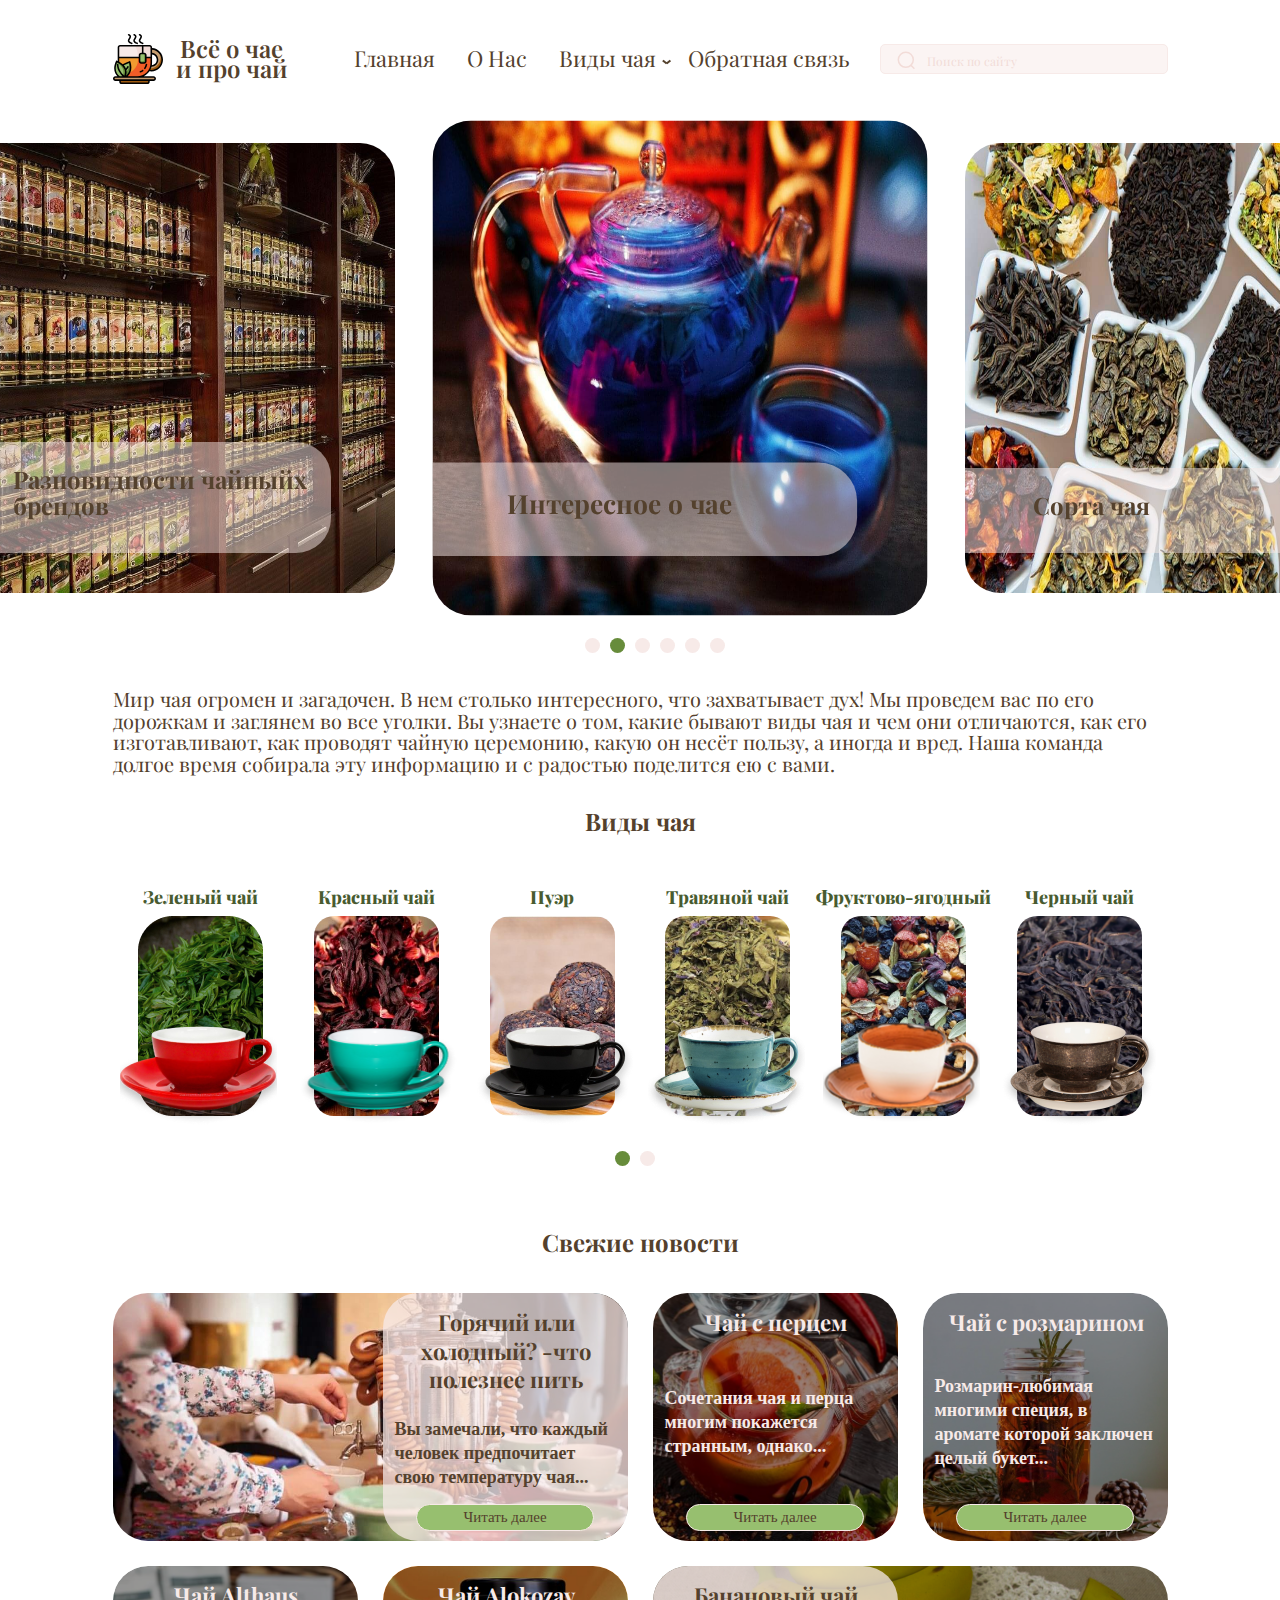
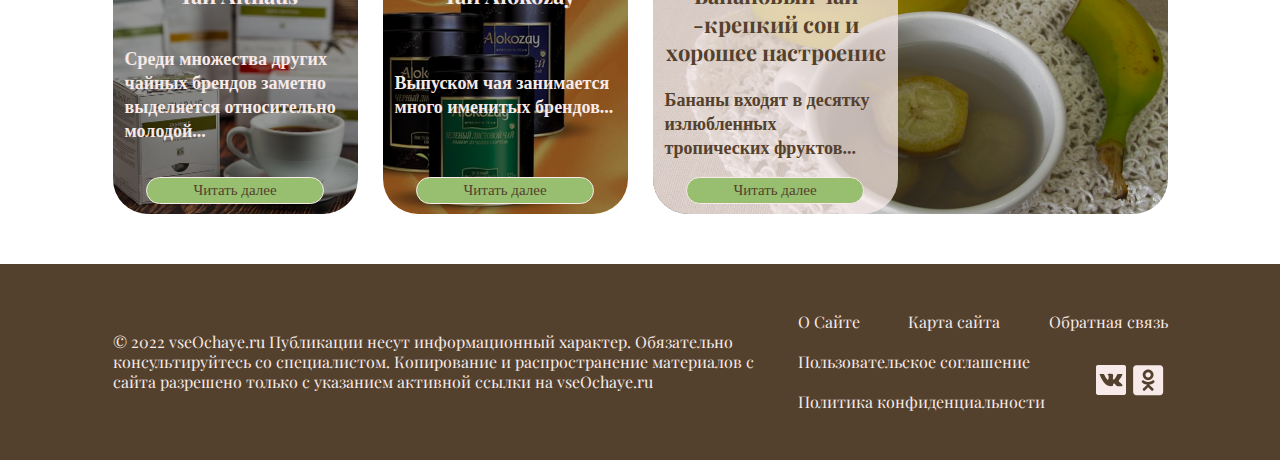
<file: index.html>
<!DOCTYPE html>
<html lang="ru">

<head>
	<title>Главная</title>
	<meta charset="UTF-8">
	<meta name="format-detection" content="telephone=no">
	<!-- <style>body{opacity: 0;}</style> -->
	<link rel="stylesheet" href="css/style.min.css?_v=20220517150947">
	<link rel="shortcut icon" href="favicon.ico">
	<!-- <meta name="robots" content="noindex, nofollow"> -->
	<meta name="viewport" content="width=device-width, initial-scale=1.0">
</head>

<body>
	<div class="wrapper">
		<header class="header">
			<div class="header__container">
				<div class="header__menu menu">
					<a href="index.html" class="menu__logo">
						<img src="img/logo.svg" alt="Логотип все о чае и про чай">
						<span class="menu__label">Всё о чае
							и про чай</span>
					</a>
					<nav class="menu__body">
						<ul class="menu__list">
							<li class="menu__item"><a href="index.html" class="menu__link">Главная</a></li>
							<li class="menu__item"><a href="about.html" class="menu__link">О
									Нас</a></li>
							<li class="menu__item">
								<div data-spollers="768,max" data-one-spoller class="spollers spollers__arrow">
									<div class="spollers__item">
										<button type="button" data-spoller class="spollers__title">Виды чая</button>
										<div class="spollers__body">
											<ul class=" spollers__sub-list">
												<li class="spollers__sub-item"><a href="green_tea.html" class="spollers__sub-link">Зеленый
														чай</a></li>
												<li class="spollers__sub-item"><a href="#" class="spollers__sub-link">Красный чай</a></li>
												<li class="spollers__sub-item"><a href="#" class="spollers__sub-link">Пуэр</a></li>
												<li class="spollers__sub-item"><a href="#" class="spollers__sub-link">Травяной чай</a>
												</li>
												<li class="spollers__sub-item"><a href="#" class="spollers__sub-link">Фруктово-ягодный</a>
												</li>
												<li class="spollers__sub-item"><a href="#" class="spollers__sub-link">Черный чай</a></li>
												<li class="spollers__sub-item"><a href="#" class="spollers__sub-link">Этнический чай</a>
												</li>
												<li class="spollers__sub-item"><a href="#" class="spollers__sub-link">Интересное о чае</a>
												</li>
												<li class="spollers__sub-item"><a href="#" class="spollers__sub-link">Сорта чая</a>
												</li>
												<li class="spollers__sub-item"><a href="#" class="spollers__sub-link">Разновидности
														чайныйх
														брендов</a>
												</li>
											</ul>
										</div>
									</div>
								</div>
							</li>
							<li class="menu__item"><a href="feedback.html" class="menu__link">Обратная связь</a></li>
						</ul>
					</nav>
					<div class="menu__search">
						<div class="search-form" id="search-form">
							<form action="#" class="search-form__item" method="get">
								<button type="submit" class="search-form__btn _icon-search"></button>
								<input autocomplete="off" type="text" name="form[]" placeholder="Поиск по сайту" class="search-form__input">
							</form>
						</div>
					</div>
					<button type="button" class="menu__icon icon-menu">
						<span></span>
						<span></span>
						<span></span>
					</button>
				</div>

			</div>
		</header>
		<main class="page head">
			<section class="galery">
				<div class="galery__container">
					<div class="galery__box">
						<div class="galery__slider swiper">
							<!-- Двигающееся часть слайдера -->
							<div class="galery__swrapper swiper-wrapper">
								<!-- Слайд -->

								<div class="galery__slide swiper-slide">
									<div class="galery__inner">
										<a href="#" class="galery__link">
											<img src="img/slider1.jpeg" alt="Разновидности чайныйх
                              брендов">
											<span class="galery__title">Разновидности чайныйх
												брендов</span>
										</a>
									</div>
								</div>
								<div class="galery__slide swiper-slide">
									<div class="galery__inner">
										<a href="#" class="galery__link">
											<img src="img/slider2.jpg" alt="Интересное о чае">
											<span class="galery__title">Интересное о чае</span>
										</a>
									</div>

								</div>
								<div class="galery__slide swiper-slide">
									<div class="galery__inner">
										<a href="#" class="galery__link">
											<img src="img/slider3.jpg" alt="Сорта чая">
											<span class="galery__title">Сорта чая</span>
										</a>
									</div>
								</div>
								<div class="galery__slide swiper-slide">
									<div class="galery__inner">
										<a href="#" class="galery__link">
											<img src="img/slider1.jpeg" alt="Разновидности чайныйх
                              брендов">
											<span class="galery__title">Разновидности чайныйх
												брендов</span>
										</a>
									</div>
								</div>
								<div class="galery__slide swiper-slide">
									<div class="galery__inner">
										<a href="#" class="galery__link">
											<img src="img/slider2.jpg" alt="Интересное о чае">
											<span class="galery__title">Интересное о чае</span>
										</a>
									</div>

								</div>
								<div class="galery__slide swiper-slide">
									<div class="galery__inner">
										<a href="#" class="galery__link">
											<img src="img/slider3.jpg" alt="Сорта чая">
											<span class="galery__title">Сорта чая</span>
										</a>
									</div>
								</div>
							</div>
							<!-- Если нужна пагинация -->
							<div class="swiper-pagination"></div>
						</div>

						<!-- Оболочка слайдера -->
					</div>

					<div class="galery__text">
						Мир чая огромен и загадочен. В нем столько интересного, что захватывает дух! Мы проведем вас по его
						дорожкам и заглянем во все уголки. Вы узнаете о том, какие бывают виды чая и чем они отличаются, как
						его
						изготавливают, как проводят чайную церемонию, какую он несёт пользу, а иногда и вред. Наша команда
						долгое
						время собирала эту информацию и с радостью поделится ею с вами.
					</div>
				</div>

			</section>

			<section class="headings">
				<div class="headings__container">
					<h2 class="headings__title">Виды чая</h2>
					<!-- Оболочка слайдера -->
					<div class="headings__slider swiper">
						<!-- Двигающееся часть слайдера -->
						<div class="headings__wrapper swiper-wrapper">
							<!-- Слайд -->
							<div class="headings__slide swiper-slide">
								<div class="headings__item">
									<span class="headings__name">Зеленый чай
									</span>
									<a href="green_tea.html" class="headings__link headings__link_gt">

									</a>
								</div>
							</div>
							<div class="headings__slide swiper-slide">
								<div class="headings__item">
									<span class="headings__name">Красный чай
									</span>
									<a href="#" class="headings__link headings__link_rt">
									</a>
								</div>
							</div>
							<div class="headings__slide swiper-slide">
								<div class="headings__item">
									<span class="headings__name">Пуэр
									</span>
									<a href="#" class="headings__link headings__link_pt">
									</a>
								</div>
							</div>
							<div class="headings__slide swiper-slide">
								<div class="headings__item">
									<span class="headings__name">Травяной чай
									</span>
									<a href="#" class="headings__link headings__link_ht">
									</a>
								</div>
							</div>
							<div class="headings__slide swiper-slide">
								<div class="headings__item">
									<span class="headings__name">Фруктово-ягодный
									</span>
									<a href="#" class="headings__link headings__link_ft">

									</a>
								</div>
							</div>
							<div class="headings__slide swiper-slide">
								<div class="headings__item">
									<span class="headings__name">Черный чай
									</span>
									<a href="#" class="headings__link headings__link_blackt">

									</a>
								</div>
							</div>
							<div class="headings__slide swiper-slide">
								<div class="headings__item">
									<span class="headings__name">Этнический чай
									</span>
									<a href="#" class="headings__link headings__link_et">

									</a>
								</div>
							</div>
						</div>
						<div class="swiper-paginations"></div>
					</div>
				</div>
			</section>
			<section class="news">
				<div class="news__container">
					<h2 class="news__title">Свежие новости</h2>
					<div class="news__grid grid">
						<div class="grid__item-a grid__item grid__item_white">
							<a href="hot-or-cold.html" class="grid__img">
								<img src="img/hot-or-cold.jpeg" alt="Горячий или холодный?
                        -что полезнее пить">
							</a>
							<div class="grid__content grid__content_white grid__content_right content">
								<a href="hot-or-cold.html" class="content__link ">Горячий или холодный?
									-что полезнее пить</a>
								<p class="content__text content__text_a">Вы замечали, что каждый
									человек предпочитает свою
									температуру чая...</p>
								<a href="hot-or-cold.html" class="content__btn"><span>Читать далее</span> </a>
							</div>
						</div>
						<div class="grid__item-b grid__item">
							<a href="#" class="grid__img">
								<img src="img/chili.jpg" alt="Чай с перцем">
							</a>
							<div class="grid__content  content">
								<a href="#" class="content__link white">Чай с перцем</a>
								<p class="content__text white">Сочетания чая и перца многим
									покажется странным, однако...</p>
								<a href="#" class="content__btn"><span>Читать далее</span> </a>
							</div>
						</div>
						<div class="grid__item-d grid__item">
							<a href="#" class="grid__img">
								<img src="img/tea-and-rosmarini.jpg" alt="Чай с розмарином">
							</a>
							<div class="grid__content  content">
								<a href="#" class="content__link white">Чай с розмарином</a>
								<p class="content__text white">Розмарин-любимая многими
									специя, в аромате которой
									заключен целый букет...</p>
								<a href="#" class="content__btn"><span>Читать далее</span> </a>
							</div>
						</div>
						<div class="grid__item-e grid__item">
							<a href="#" class="grid__img">
								<img src="img/tea-althaus.jpeg" alt="Чай Althaus">
							</a>
							<div class="grid__content  content">
								<a href="#" class="content__link white">Чай Althaus</a>
								<p class="content__text white">Среди множества других чайных
									брендов заметно выделяется
									относительно молодой...</p>
								<a href="#" class="content__btn"><span>Читать далее</span> </a>
							</div>
						</div>
						<div class="grid__item-f grid__item">
							<a href="#" class="grid__img">
								<img src="img/tea-alokozay.jpeg" alt="Чай Alokozay">
							</a>
							<div class="grid__content  content">
								<a href="#" class="content__link white">Чай Alokozay</a>
								<p class="content__text white">Выпуском чая занимается
									много именитых брендов...</p>
								<a href="#" class="content__btn"><span>Читать далее</span> </a>
							</div>
						</div>
						<div class="grid__item-g grid__item grid__item_white">
							<a href="#" class="grid__img">
								<img src="img/sleep-tea.png" alt="Банановый чай
                        -крепкий сон
                        и хорошее настроение">
							</a>
							<div class="grid__content grid__content_white grid__content_left content">
								<a href="#" class="content__link">Банановый чай
									-крепкий сон
									и хорошее настроение</a>
								<p class="content__text">Бананы входят в десятку
									излюбленных тропических
									фруктов...</p>
								<a href="#" class="content__btn"><span>Читать далее</span> </a>
							</div>
						</div>
					</div>
				</div>
			</section>
		</main>
		<footer class="footer">
			<div class="footer__container">
				<div class="footer__content">
					<p class="footer__text">© 2022 vseOchaye.ru Публикации несут информационный характер. Обязательно
						консультируйтесь со специалистом. Копирование и распространение материалов с сайта разрешено только с
						указанием активной ссылки на vseOchaye.ru</p>
				</div>
				<div class="footer__right">
					<div class="footer__items">
						<a href="#" class="footer__link">О Сайте</a>
						<a href="#" class="footer__link">Карта сайта</a>
						<a href="feedback.html" class="footer__link">Обратная связь</a>
					</div>
					<div class="footer__items footer__items_inner">
						<div class="footer__inner-right">
							<a href="#" class="footer__link">Пользовательское соглашение</a>
							<a href="#" class="footer__link">Политика конфиденциальности</a>
						</div>

						<div class="footer__items footer__items_social">
							<a href="#" class="footer__link footer__link_vk" title="vk">
								<svg width="30" height="30" viewBox="0 0 30 30" xmlns="http://www.w3.org/2000/svg">
									<g clip-path="url(#clip0_731_247)">
										<path d="M28.0884 0H1.91588C0.857385 0 0 0.857385 0 1.91377V28.0862C0 29.1426 0.857385 30 1.91588 30H28.0862C29.1426 30 30 29.1426 30 28.0862V1.91377C30.0021 0.855268 29.1447 0 28.0884 0ZM24.8853 18.2803C25.4336 18.8392 26.6234 19.777 26.4075 20.7318C26.2085 21.6082 24.9001 21.2885 23.6299 21.3394C22.1798 21.4007 21.3203 21.4325 20.4481 20.7318C20.0374 20.3994 19.7961 20.0056 19.4023 19.5653C19.0445 19.1673 18.5936 18.4539 17.9797 18.4814C16.8767 18.5364 17.2218 20.0734 16.8301 21.1213C10.6993 22.0867 8.23725 18.2993 6.0652 14.6242C5.01306 12.8438 3.49305 9.02054 3.49305 9.02054L7.82866 9.00572C7.82866 9.00572 9.21953 11.5355 9.58789 12.1876C9.90121 12.7422 10.2463 13.1826 10.6019 13.6779C10.9004 14.0886 11.3725 14.8931 11.8891 14.8275C12.7295 14.7195 12.8819 11.4593 12.3612 10.3669C12.1537 9.92449 11.6562 9.76995 11.1418 9.61965C11.3154 8.52304 16.0045 8.2944 16.7624 9.14544C17.8632 10.3818 16.0003 13.824 17.5076 14.8275C19.6246 13.7182 21.4325 9.07346 21.4325 9.07346L26.5091 9.10522C26.5091 9.10522 25.7152 11.616 24.8832 12.7295C24.3984 13.3816 22.7895 14.8338 22.853 15.9114C22.9038 16.7645 24.2121 17.5944 24.8853 18.2803Z" />
									</g>
									<defs>
										<clipPath id="clip0_731_247">
											<rect width="30" height="30" />
										</clipPath>
									</defs>
								</svg>

							</a>
							<a href="#" class="footer__link footer__link_ok" title="Одноклассники">
								<svg width="34.3" height="34.3" xmlns="http://www.w3.org/2000/svg" viewBox="0 0 448 512">
									<path d="M184.2 177.1c0-22.1 17.9-40 39.8-40s39.8 17.9 39.8 40c0 22-17.9 39.8-39.8 39.8s-39.8-17.9-39.8-39.8zM448 80v352c0 26.5-21.5 48-48 48H48c-26.5 0-48-21.5-48-48V80c0-26.5 21.5-48 48-48h352c26.5 0 48 21.5 48 48zm-305.1 97.1c0 44.6 36.4 80.9 81.1 80.9s81.1-36.2 81.1-80.9c0-44.8-36.4-81.1-81.1-81.1s-81.1 36.2-81.1 81.1zm174.5 90.7c-4.6-9.1-17.3-16.8-34.1-3.6 0 0-22.7 18-59.3 18s-59.3-18-59.3-18c-16.8-13.2-29.5-5.5-34.1 3.6-7.9 16.1 1.1 23.7 21.4 37 17.3 11.1 41.2 15.2 56.6 16.8l-12.9 12.9c-18.2 18-35.5 35.5-47.7 47.7-17.6 17.6 10.7 45.8 28.4 28.6l47.7-47.9c18.2 18.2 35.7 35.7 47.7 47.9 17.6 17.2 46-10.7 28.6-28.6l-47.7-47.7-13-12.9c15.5-1.6 39.1-5.9 56.2-16.8 20.4-13.3 29.3-21 21.5-37z" />
								</svg>
							</a>
						</div>
					</div>
				</div>
			</div>
		</footer>
	</div>
	<!-- 
<div id="popup" aria-hidden="true" class="popup">
	<div class="popup__wrapper">
		<div class="popup__content">
			<button data-close type="button" class="popup__close">Закрыть</button>
			<div class="popup__text">
			</div>
		</div>
	</div>
</div>
 -->

	<script src="js/app.min.js?_v=20220517150947"></script>
</body>

</html>
</file>
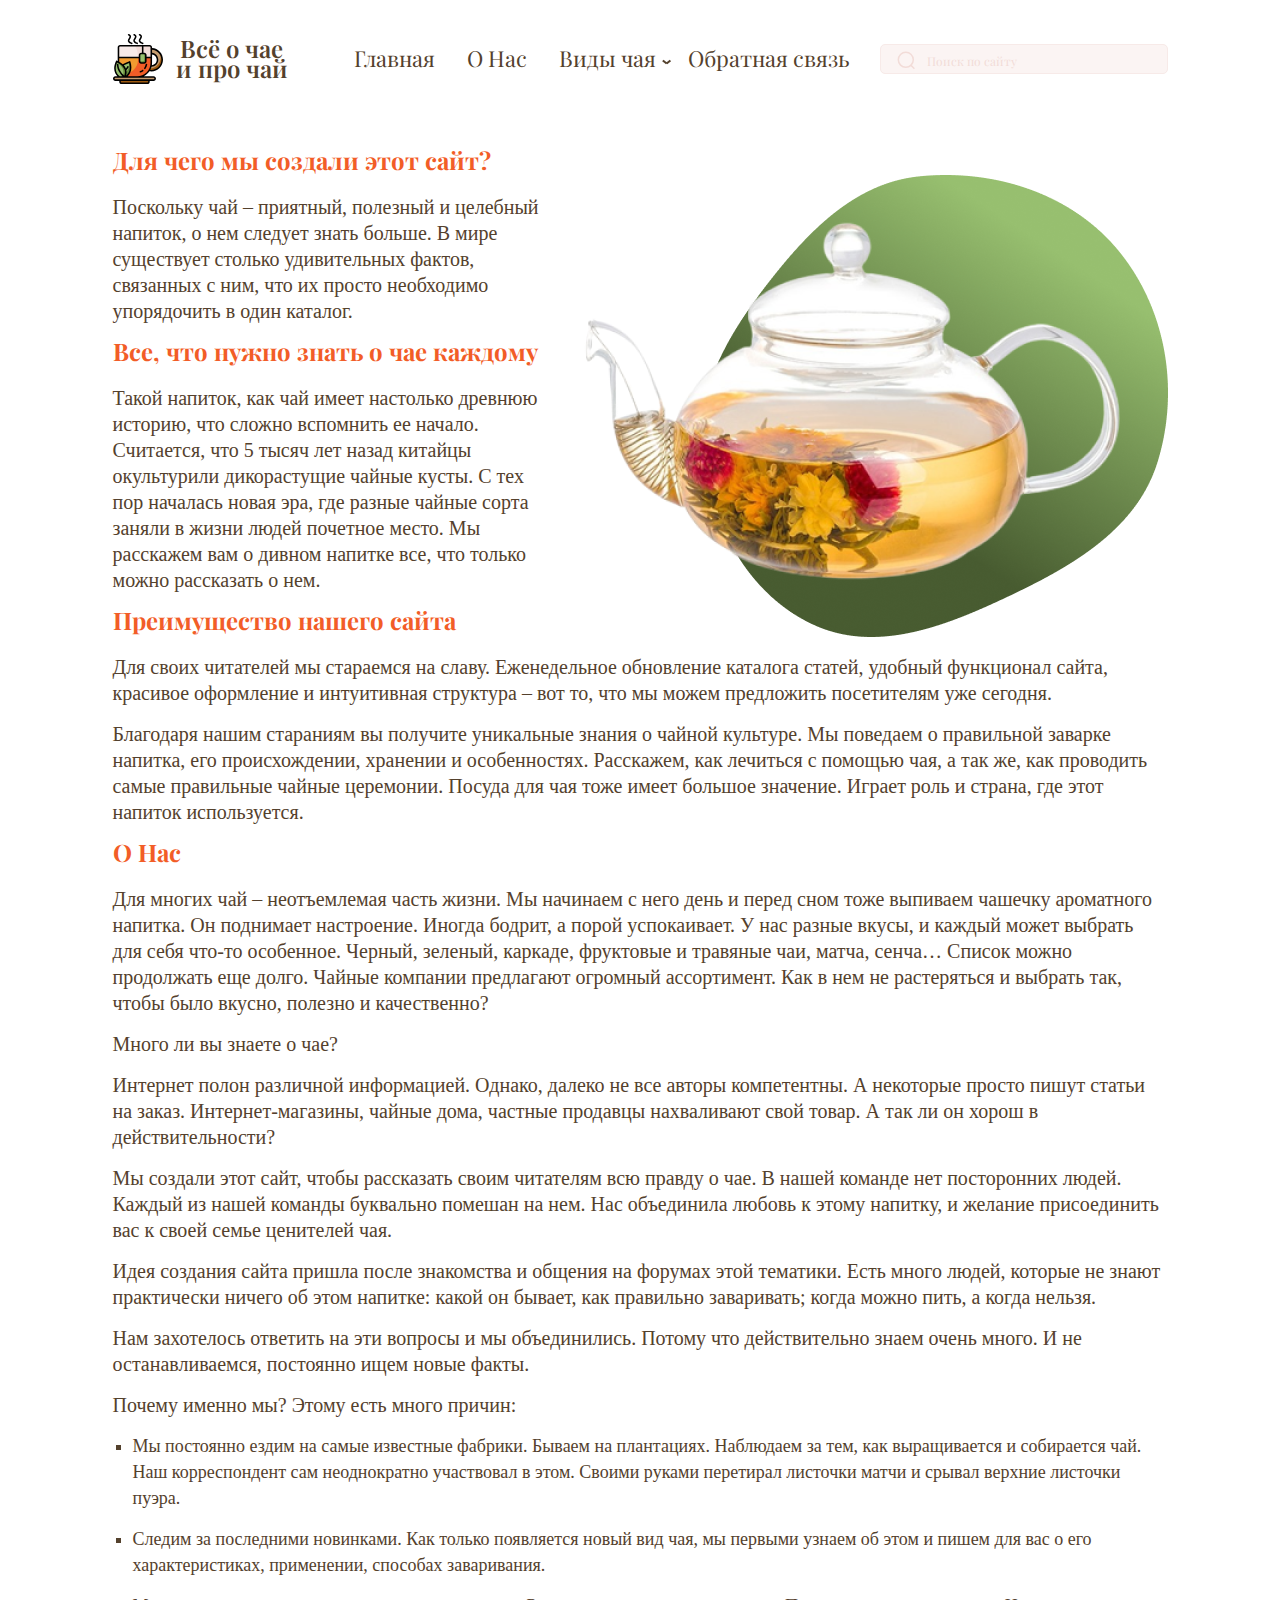
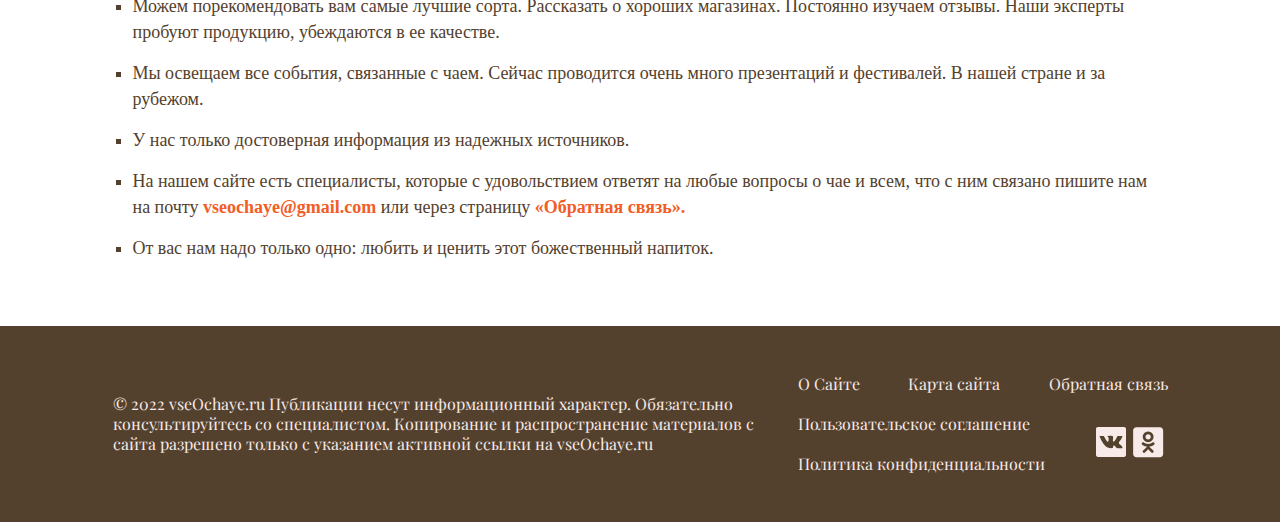
<file: about.html>
<!DOCTYPE html>
<html lang="ru">

<head>
	<title>О нас</title>
	<meta charset="UTF-8">
	<meta name="format-detection" content="telephone=no">
	<!-- <style>body{opacity: 0;}</style> -->
	<link rel="stylesheet" href="css/style.min.css?_v=20220517150947">
	<link rel="shortcut icon" href="favicon.ico">
	<!-- <meta name="robots" content="noindex, nofollow"> -->
	<meta name="viewport" content="width=device-width, initial-scale=1.0">
</head>

<body>
	<div class="wrapper">
		<header class="header">
			<div class="header__container">
				<div class="header__menu menu">
					<a href="index.html" class="menu__logo">
						<img src="img/logo.svg" alt="Логотип все о чае и про чай">
						<span class="menu__label">Всё о чае
							и про чай</span>
					</a>
					<nav class="menu__body">
						<ul class="menu__list">
							<li class="menu__item"><a href="index.html" class="menu__link">Главная</a></li>
							<li class="menu__item"><a href="about.html" class="menu__link">О
									Нас</a></li>
							<li class="menu__item">
								<div data-spollers="768,max" data-one-spoller class="spollers spollers__arrow">
									<div class="spollers__item">
										<button type="button" data-spoller class="spollers__title">Виды чая</button>
										<div class="spollers__body">
											<ul class=" spollers__sub-list">
												<li class="spollers__sub-item"><a href="green_tea.html" class="spollers__sub-link">Зеленый
														чай</a></li>
												<li class="spollers__sub-item"><a href="#" class="spollers__sub-link">Красный чай</a></li>
												<li class="spollers__sub-item"><a href="#" class="spollers__sub-link">Пуэр</a></li>
												<li class="spollers__sub-item"><a href="#" class="spollers__sub-link">Травяной чай</a>
												</li>
												<li class="spollers__sub-item"><a href="#" class="spollers__sub-link">Фруктово-ягодный</a>
												</li>
												<li class="spollers__sub-item"><a href="#" class="spollers__sub-link">Черный чай</a></li>
												<li class="spollers__sub-item"><a href="#" class="spollers__sub-link">Этнический чай</a>
												</li>
												<li class="spollers__sub-item"><a href="#" class="spollers__sub-link">Интересное о чае</a>
												</li>
												<li class="spollers__sub-item"><a href="#" class="spollers__sub-link">Сорта чая</a>
												</li>
												<li class="spollers__sub-item"><a href="#" class="spollers__sub-link">Разновидности
														чайныйх
														брендов</a>
												</li>
											</ul>
										</div>
									</div>
								</div>
							</li>
							<li class="menu__item"><a href="feedback.html" class="menu__link">Обратная связь</a></li>
						</ul>
					</nav>
					<div class="menu__search">
						<div class="search-form" id="search-form">
							<form action="#" class="search-form__item" method="get">
								<button type="submit" class="search-form__btn _icon-search"></button>
								<input autocomplete="off" type="text" name="form[]" placeholder="Поиск по сайту" class="search-form__input">
							</form>
						</div>
					</div>
					<button type="button" class="menu__icon icon-menu">
						<span></span>
						<span></span>
						<span></span>
					</button>
				</div>

			</div>
		</header>
		<main class="page about">
			<div class="page__container">

				<div class="page__content">
					<div class="page__flex">
						<div class="page__flex-content">
							<h2 class="page__title">Для чего мы создали этот сайт?</h2>
							<p class="page__text">
								Поскольку чай – приятный, полезный и целебный напиток, о нем следует знать больше. В мире
								существует
								столько удивительных фактов, связанных с ним, что их просто необходимо упорядочить в один
								каталог.
							</p>
							<h2 class="page__title">Все, что нужно знать о чае каждому</h2>
							<p class="page__text">
								Такой напиток, как чай имеет настолько древнюю историю, что сложно вспомнить ее начало.
								Считается, что
								5 тысяч лет назад китайцы окультурили дикорастущие чайные кусты. С тех пор началась новая эра,
								где
								разные чайные сорта заняли в жизни людей почетное место. Мы расскажем вам о дивном напитке все,
								что
								только можно рассказать о нем.
							</p>
						</div>
						<div class="page__img">
							<img src="img/Group.png" alt="Чайник">
						</div>
					</div>
					<h2 class="page__title">Преимущество нашего сайта</h2>
					<p class="page__text">Для своих читателей мы стараемся на славу. Еженедельное обновление каталога
						статей,
						удобный функционал сайта, красивое оформление и интуитивная структура – вот то, что мы можем
						предложить посетителям уже сегодня.</p>
					<p class="page__text">Благодаря нашим стараниям вы получите уникальные знания о чайной культуре. Мы
						поведаем о правильной заварке напитка, его происхождении, хранении и особенностях. Расскажем, как
						лечиться с помощью чая, а так же, как проводить самые правильные чайные церемонии. Посуда для чая
						тоже
						имеет большое значение. Играет роль и страна, где этот напиток используется.</p>
					<h2 class="page__title">О Нас</h2>
					<p class="page__text">Для многих чай – неотъемлемая часть жизни. Мы начинаем с него день и перед сном
						тоже выпиваем чашечку ароматного напитка. Он поднимает настроение. Иногда бодрит, а порой
						успокаивает.
						У нас разные вкусы, и каждый может выбрать для себя что-то особенное. Черный, зеленый, каркаде,
						фруктовые и травяные чаи, матча, сенча… Список можно продолжать еще долго. Чайные компании
						предлагают
						огромный ассортимент. Как в нем не растеряться и выбрать так, чтобы было вкусно, полезно и
						качественно?
					</p>
					<p class="page__text">Много ли вы знаете о чае?</p>
					<p class="page__text">Интернет полон различной информацией. Однако, далеко не все авторы компетентны.
						А
						некоторые просто пишут статьи на заказ. Интернет-магазины, чайные дома, частные продавцы
						нахваливают
						свой товар. А так ли он хорош в действительности?</p>
					<p class="page__text"> Мы создали этот сайт, чтобы рассказать своим читателям всю правду о чае. В
						нашей
						команде нет посторонних людей. Каждый из нашей команды буквально помешан на нем. Нас объединила
						любовь
						к этому напитку, и желание присоединить вас к своей семье ценителей чая.</p>
					<p class="page__text"> Идея создания сайта пришла после знакомства и общения на форумах этой тематики.
						Есть много людей, которые не знают практически ничего об этом напитке: какой он бывает, как
						правильно
						заваривать; когда можно пить, а когда нельзя.</p>
					<p class="page__text">
						Нам захотелось ответить на эти вопросы и мы объединились.
						Потому что действительно знаем очень много.
						И не останавливаемся, постоянно ищем новые факты.
					</p>
					<p class="page__text">
						Почему именно мы? Этому есть много причин:
					<ul class="page__list">
						<li class="page__item">Мы постоянно ездим на самые известные фабрики. Бываем на плантациях.
							Наблюдаем
							за тем, как выращивается и собирается чай. Наш корреспондент сам неоднократно участвовал в этом.
							Своими руками перетирал листочки матчи и срывал верхние листочки пуэра.</li>
						<li class="page__item">Следим за последними новинками. Как только появляется новый вид чая, мы
							первыми
							узнаем об этом и пишем для вас о его характеристиках, применении, способах заваривания.</li>
						<li class="page__item">Можем порекомендовать вам самые лучшие сорта. Рассказать о хороших
							магазинах.
							Постоянно изучаем отзывы. Наши эксперты пробуют продукцию, убеждаются в ее качестве.</li>
						<li class="page__item">Мы освещаем все события, связанные с чаем. Сейчас проводится очень много
							презентаций и фестивалей. В нашей стране и за рубежом.</li>
						<li class="page__item">У нас только достоверная информация из надежных источников.</li>
						<li class="page__item">На нашем сайте есть специалисты, которые с удовольствием ответят на любые
							вопросы о чае и всем, что с ним связано пишите нам на почту <a href="mailto:vseochaye@gmail.com" class="page__link">vseochaye@gmail.com</a> или через
							страницу
							<a href="#" class="page__link">«Обратная связь».</a>
						</li>
						<li class="page__item">От вас нам надо только одно: любить и ценить этот божественный напиток.</li>
					</ul>
					</p>
				</div>


			</div>
		</main>
		<footer class="footer">
			<div class="footer__container">
				<div class="footer__content">
					<p class="footer__text">© 2022 vseOchaye.ru Публикации несут информационный характер. Обязательно
						консультируйтесь со специалистом. Копирование и распространение материалов с сайта разрешено только с
						указанием активной ссылки на vseOchaye.ru</p>
				</div>
				<div class="footer__right">
					<div class="footer__items">
						<a href="#" class="footer__link">О Сайте</a>
						<a href="#" class="footer__link">Карта сайта</a>
						<a href="feedback.html" class="footer__link">Обратная связь</a>
					</div>
					<div class="footer__items footer__items_inner">
						<div class="footer__inner-right">
							<a href="#" class="footer__link">Пользовательское соглашение</a>
							<a href="#" class="footer__link">Политика конфиденциальности</a>
						</div>

						<div class="footer__items footer__items_social">
							<a href="#" class="footer__link footer__link_vk" title="vk">
								<svg width="30" height="30" viewBox="0 0 30 30" xmlns="http://www.w3.org/2000/svg">
									<g clip-path="url(#clip0_731_247)">
										<path d="M28.0884 0H1.91588C0.857385 0 0 0.857385 0 1.91377V28.0862C0 29.1426 0.857385 30 1.91588 30H28.0862C29.1426 30 30 29.1426 30 28.0862V1.91377C30.0021 0.855268 29.1447 0 28.0884 0ZM24.8853 18.2803C25.4336 18.8392 26.6234 19.777 26.4075 20.7318C26.2085 21.6082 24.9001 21.2885 23.6299 21.3394C22.1798 21.4007 21.3203 21.4325 20.4481 20.7318C20.0374 20.3994 19.7961 20.0056 19.4023 19.5653C19.0445 19.1673 18.5936 18.4539 17.9797 18.4814C16.8767 18.5364 17.2218 20.0734 16.8301 21.1213C10.6993 22.0867 8.23725 18.2993 6.0652 14.6242C5.01306 12.8438 3.49305 9.02054 3.49305 9.02054L7.82866 9.00572C7.82866 9.00572 9.21953 11.5355 9.58789 12.1876C9.90121 12.7422 10.2463 13.1826 10.6019 13.6779C10.9004 14.0886 11.3725 14.8931 11.8891 14.8275C12.7295 14.7195 12.8819 11.4593 12.3612 10.3669C12.1537 9.92449 11.6562 9.76995 11.1418 9.61965C11.3154 8.52304 16.0045 8.2944 16.7624 9.14544C17.8632 10.3818 16.0003 13.824 17.5076 14.8275C19.6246 13.7182 21.4325 9.07346 21.4325 9.07346L26.5091 9.10522C26.5091 9.10522 25.7152 11.616 24.8832 12.7295C24.3984 13.3816 22.7895 14.8338 22.853 15.9114C22.9038 16.7645 24.2121 17.5944 24.8853 18.2803Z" />
									</g>
									<defs>
										<clipPath id="clip0_731_247">
											<rect width="30" height="30" />
										</clipPath>
									</defs>
								</svg>

							</a>
							<a href="#" class="footer__link footer__link_ok" title="Одноклассники">
								<svg width="34.3" height="34.3" xmlns="http://www.w3.org/2000/svg" viewBox="0 0 448 512">
									<path d="M184.2 177.1c0-22.1 17.9-40 39.8-40s39.8 17.9 39.8 40c0 22-17.9 39.8-39.8 39.8s-39.8-17.9-39.8-39.8zM448 80v352c0 26.5-21.5 48-48 48H48c-26.5 0-48-21.5-48-48V80c0-26.5 21.5-48 48-48h352c26.5 0 48 21.5 48 48zm-305.1 97.1c0 44.6 36.4 80.9 81.1 80.9s81.1-36.2 81.1-80.9c0-44.8-36.4-81.1-81.1-81.1s-81.1 36.2-81.1 81.1zm174.5 90.7c-4.6-9.1-17.3-16.8-34.1-3.6 0 0-22.7 18-59.3 18s-59.3-18-59.3-18c-16.8-13.2-29.5-5.5-34.1 3.6-7.9 16.1 1.1 23.7 21.4 37 17.3 11.1 41.2 15.2 56.6 16.8l-12.9 12.9c-18.2 18-35.5 35.5-47.7 47.7-17.6 17.6 10.7 45.8 28.4 28.6l47.7-47.9c18.2 18.2 35.7 35.7 47.7 47.9 17.6 17.2 46-10.7 28.6-28.6l-47.7-47.7-13-12.9c15.5-1.6 39.1-5.9 56.2-16.8 20.4-13.3 29.3-21 21.5-37z" />
								</svg>
							</a>
						</div>
					</div>
				</div>
			</div>
		</footer>
	</div>
	<!-- 
<div id="popup" aria-hidden="true" class="popup">
	<div class="popup__wrapper">
		<div class="popup__content">
			<button data-close type="button" class="popup__close">Закрыть</button>
			<div class="popup__text">
			</div>
		</div>
	</div>
</div>
 -->

	<script src="js/app.min.js?_v=20220517150947"></script>
</body>

</html>
</file>
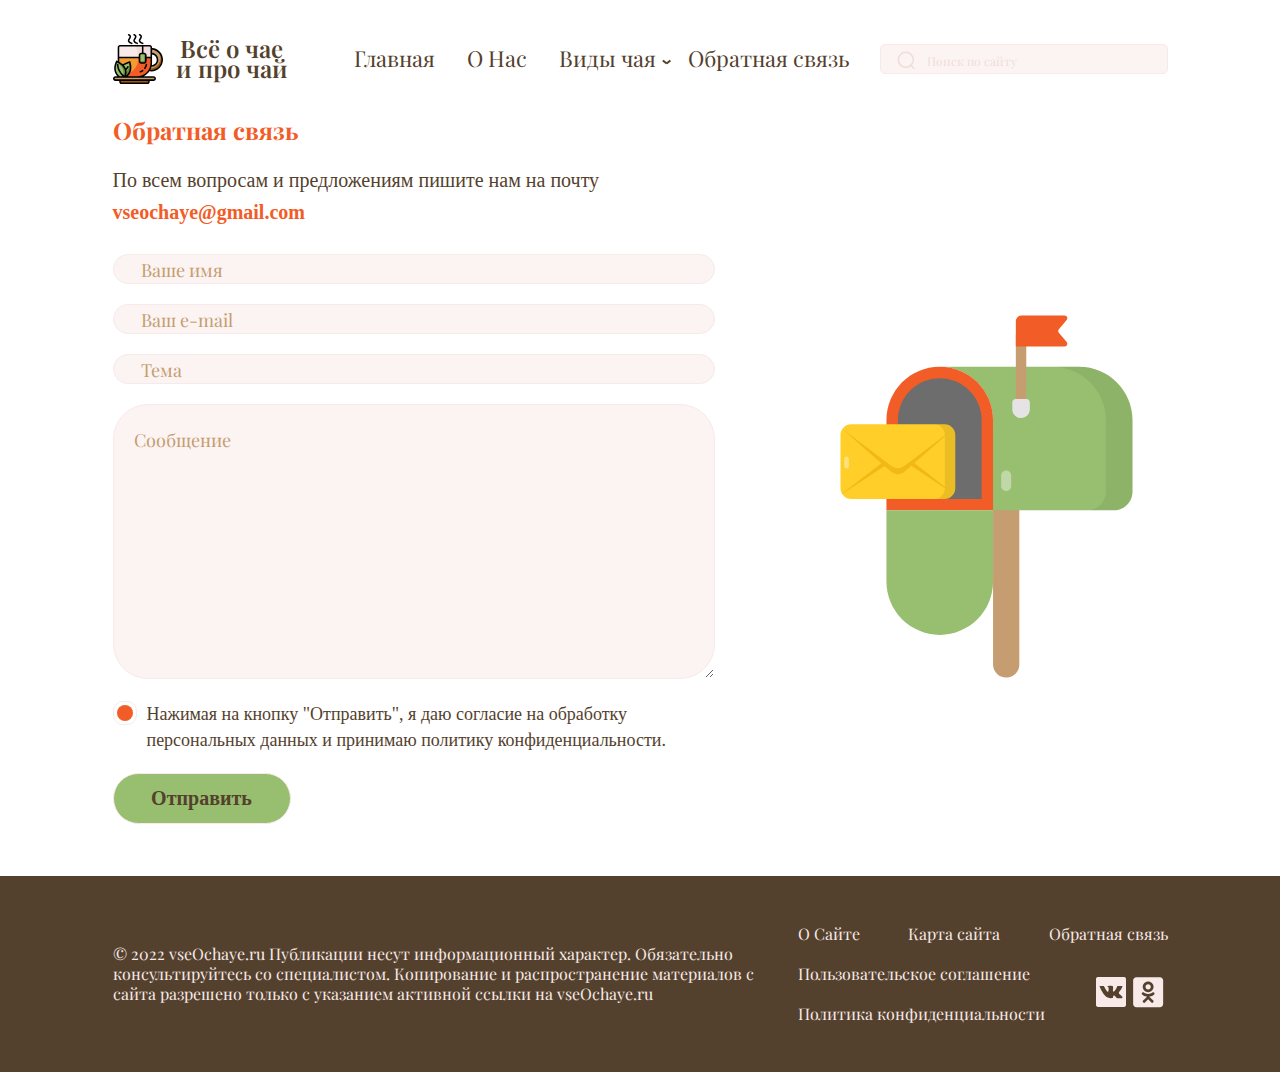
<file: feedback.html>
<!DOCTYPE html>
<html lang="ru">

<head>
	<title>Обратная связь</title>
	<meta charset="UTF-8">
	<meta name="format-detection" content="telephone=no">
	<!-- <style>body{opacity: 0;}</style> -->
	<link rel="stylesheet" href="css/style.min.css?_v=20220517150947">
	<link rel="shortcut icon" href="favicon.ico">
	<!-- <meta name="robots" content="noindex, nofollow"> -->
	<meta name="viewport" content="width=device-width, initial-scale=1.0">
</head>

<body>
	<div class="wrapper">
		<header class="header">
			<div class="header__container">
				<div class="header__menu menu">
					<a href="index.html" class="menu__logo">
						<img src="img/logo.svg" alt="Логотип все о чае и про чай">
						<span class="menu__label">Всё о чае
							и про чай</span>
					</a>
					<nav class="menu__body">
						<ul class="menu__list">
							<li class="menu__item"><a href="index.html" class="menu__link">Главная</a></li>
							<li class="menu__item"><a href="about.html" class="menu__link">О
									Нас</a></li>
							<li class="menu__item">
								<div data-spollers="768,max" data-one-spoller class="spollers spollers__arrow">
									<div class="spollers__item">
										<button type="button" data-spoller class="spollers__title">Виды чая</button>
										<div class="spollers__body">
											<ul class=" spollers__sub-list">
												<li class="spollers__sub-item"><a href="green_tea.html" class="spollers__sub-link">Зеленый
														чай</a></li>
												<li class="spollers__sub-item"><a href="#" class="spollers__sub-link">Красный чай</a></li>
												<li class="spollers__sub-item"><a href="#" class="spollers__sub-link">Пуэр</a></li>
												<li class="spollers__sub-item"><a href="#" class="spollers__sub-link">Травяной чай</a>
												</li>
												<li class="spollers__sub-item"><a href="#" class="spollers__sub-link">Фруктово-ягодный</a>
												</li>
												<li class="spollers__sub-item"><a href="#" class="spollers__sub-link">Черный чай</a></li>
												<li class="spollers__sub-item"><a href="#" class="spollers__sub-link">Этнический чай</a>
												</li>
												<li class="spollers__sub-item"><a href="#" class="spollers__sub-link">Интересное о чае</a>
												</li>
												<li class="spollers__sub-item"><a href="#" class="spollers__sub-link">Сорта чая</a>
												</li>
												<li class="spollers__sub-item"><a href="#" class="spollers__sub-link">Разновидности
														чайныйх
														брендов</a>
												</li>
											</ul>
										</div>
									</div>
								</div>
							</li>
							<li class="menu__item"><a href="feedback.html" class="menu__link">Обратная связь</a></li>
						</ul>
					</nav>
					<div class="menu__search">
						<div class="search-form" id="search-form">
							<form action="#" class="search-form__item" method="get">
								<button type="submit" class="search-form__btn _icon-search"></button>
								<input autocomplete="off" type="text" name="form[]" placeholder="Поиск по сайту" class="search-form__input">
							</form>
						</div>
					</div>
					<button type="button" class="menu__icon icon-menu">
						<span></span>
						<span></span>
						<span></span>
					</button>
				</div>

			</div>
		</header>
		<main class="feedback">
			<div class="feedback__container">
				<div class="form">
					<form action="#" id="form" class="form__body">
						<h1 class="form__title">Обратная связь</h1>
						<p class="form__sub-title"> По всем
							вопросам и предложениям пишите нам на почту <a href="mailto:vseochaye@gmail.com" class="form__mail-link">vseochaye@gmail.com</a></p>
						<div class="form__item">
							<input id="formName" type="text" name="name" class="form__input _req" placeholder="Ваше имя">
						</div>
						<div class="form__item">
							<input id="formEmail" type="text" name="email" class="form__input _req _email" placeholder="Ваш e-mail">
						</div>
						<div class="form__item">
							<input id="formName" type="text" name="name" class="form__input _req" placeholder="Тема">
						</div>
						<div class="form__item">

						</div>
						<div class="form__item">
							<textarea name="message" id="formMessage" class="form__input" placeholder="Сообщение"></textarea>
						</div>

						<div class="form__item">
							<div class="checkbox">
								<input id="formAgreement" checked type="checkbox" name="agreement" class="checkbox__input _req">
								<label for="formAgreement" class="checkbox__label"><span>Нажимая на кнопку "Отправить", я даю
										согласие на обработку персональных данных и принимаю политику
										конфиденциальности.</span></label>
							</div>
						</div>
						<button type="submit" class="form__button">Отправить</button>
					</form>
				</div>
				<div class="feedback__img">
					<img src="img/mailbox.svg" alt="Зеленый почтовый ящик">
				</div>
			</div>
		</main>
		<footer class="footer">
			<div class="footer__container">
				<div class="footer__content">
					<p class="footer__text">© 2022 vseOchaye.ru Публикации несут информационный характер. Обязательно
						консультируйтесь со специалистом. Копирование и распространение материалов с сайта разрешено только с
						указанием активной ссылки на vseOchaye.ru</p>
				</div>
				<div class="footer__right">
					<div class="footer__items">
						<a href="#" class="footer__link">О Сайте</a>
						<a href="#" class="footer__link">Карта сайта</a>
						<a href="feedback.html" class="footer__link">Обратная связь</a>
					</div>
					<div class="footer__items footer__items_inner">
						<div class="footer__inner-right">
							<a href="#" class="footer__link">Пользовательское соглашение</a>
							<a href="#" class="footer__link">Политика конфиденциальности</a>
						</div>

						<div class="footer__items footer__items_social">
							<a href="#" class="footer__link footer__link_vk" title="vk">
								<svg width="30" height="30" viewBox="0 0 30 30" xmlns="http://www.w3.org/2000/svg">
									<g clip-path="url(#clip0_731_247)">
										<path d="M28.0884 0H1.91588C0.857385 0 0 0.857385 0 1.91377V28.0862C0 29.1426 0.857385 30 1.91588 30H28.0862C29.1426 30 30 29.1426 30 28.0862V1.91377C30.0021 0.855268 29.1447 0 28.0884 0ZM24.8853 18.2803C25.4336 18.8392 26.6234 19.777 26.4075 20.7318C26.2085 21.6082 24.9001 21.2885 23.6299 21.3394C22.1798 21.4007 21.3203 21.4325 20.4481 20.7318C20.0374 20.3994 19.7961 20.0056 19.4023 19.5653C19.0445 19.1673 18.5936 18.4539 17.9797 18.4814C16.8767 18.5364 17.2218 20.0734 16.8301 21.1213C10.6993 22.0867 8.23725 18.2993 6.0652 14.6242C5.01306 12.8438 3.49305 9.02054 3.49305 9.02054L7.82866 9.00572C7.82866 9.00572 9.21953 11.5355 9.58789 12.1876C9.90121 12.7422 10.2463 13.1826 10.6019 13.6779C10.9004 14.0886 11.3725 14.8931 11.8891 14.8275C12.7295 14.7195 12.8819 11.4593 12.3612 10.3669C12.1537 9.92449 11.6562 9.76995 11.1418 9.61965C11.3154 8.52304 16.0045 8.2944 16.7624 9.14544C17.8632 10.3818 16.0003 13.824 17.5076 14.8275C19.6246 13.7182 21.4325 9.07346 21.4325 9.07346L26.5091 9.10522C26.5091 9.10522 25.7152 11.616 24.8832 12.7295C24.3984 13.3816 22.7895 14.8338 22.853 15.9114C22.9038 16.7645 24.2121 17.5944 24.8853 18.2803Z" />
									</g>
									<defs>
										<clipPath id="clip0_731_247">
											<rect width="30" height="30" />
										</clipPath>
									</defs>
								</svg>

							</a>
							<a href="#" class="footer__link footer__link_ok" title="Одноклассники">
								<svg width="34.3" height="34.3" xmlns="http://www.w3.org/2000/svg" viewBox="0 0 448 512">
									<path d="M184.2 177.1c0-22.1 17.9-40 39.8-40s39.8 17.9 39.8 40c0 22-17.9 39.8-39.8 39.8s-39.8-17.9-39.8-39.8zM448 80v352c0 26.5-21.5 48-48 48H48c-26.5 0-48-21.5-48-48V80c0-26.5 21.5-48 48-48h352c26.5 0 48 21.5 48 48zm-305.1 97.1c0 44.6 36.4 80.9 81.1 80.9s81.1-36.2 81.1-80.9c0-44.8-36.4-81.1-81.1-81.1s-81.1 36.2-81.1 81.1zm174.5 90.7c-4.6-9.1-17.3-16.8-34.1-3.6 0 0-22.7 18-59.3 18s-59.3-18-59.3-18c-16.8-13.2-29.5-5.5-34.1 3.6-7.9 16.1 1.1 23.7 21.4 37 17.3 11.1 41.2 15.2 56.6 16.8l-12.9 12.9c-18.2 18-35.5 35.5-47.7 47.7-17.6 17.6 10.7 45.8 28.4 28.6l47.7-47.9c18.2 18.2 35.7 35.7 47.7 47.9 17.6 17.2 46-10.7 28.6-28.6l-47.7-47.7-13-12.9c15.5-1.6 39.1-5.9 56.2-16.8 20.4-13.3 29.3-21 21.5-37z" />
								</svg>
							</a>
						</div>
					</div>
				</div>
			</div>
		</footer>
	</div>
	<!-- 
<div id="popup" aria-hidden="true" class="popup">
	<div class="popup__wrapper">
		<div class="popup__content">
			<button data-close type="button" class="popup__close">Закрыть</button>
			<div class="popup__text">
			</div>
		</div>
	</div>
</div>
 -->

	<script src="js/app.min.js?_v=20220517150947"></script>
</body>

</html>
</file>
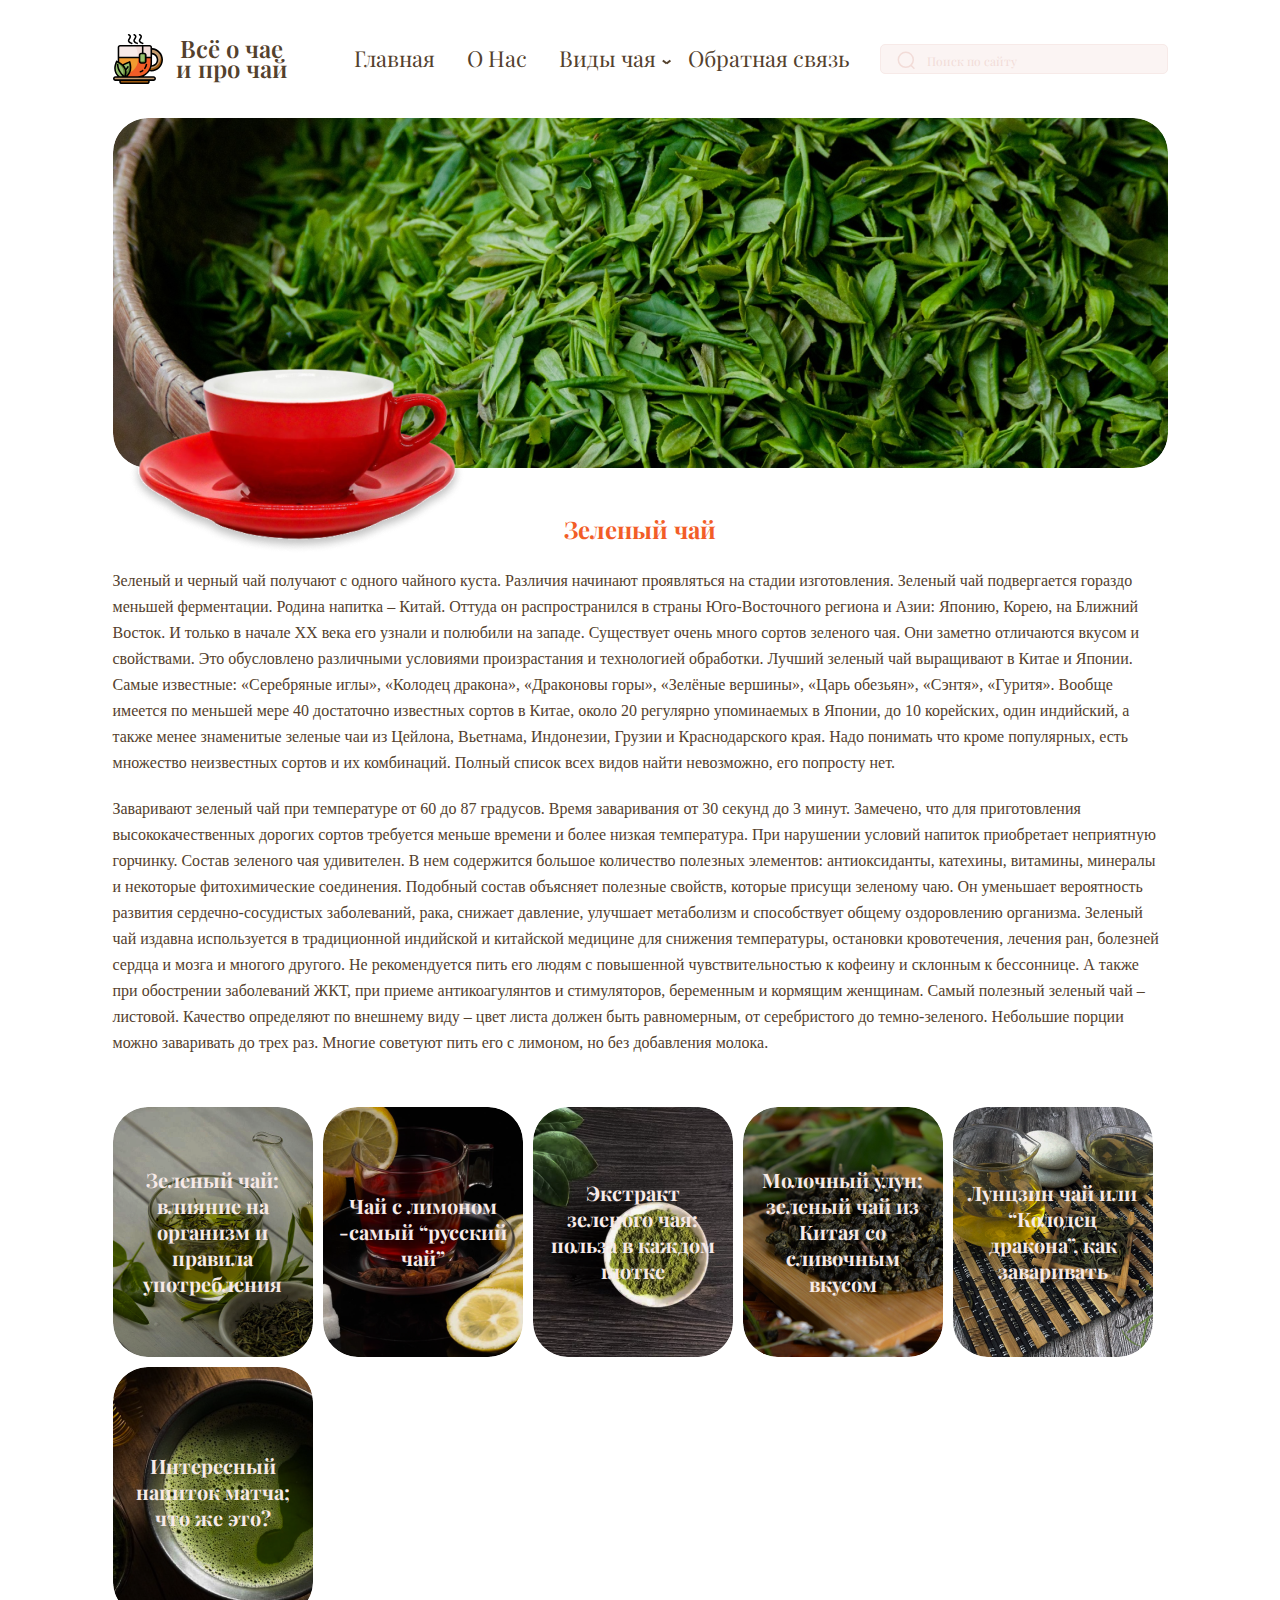
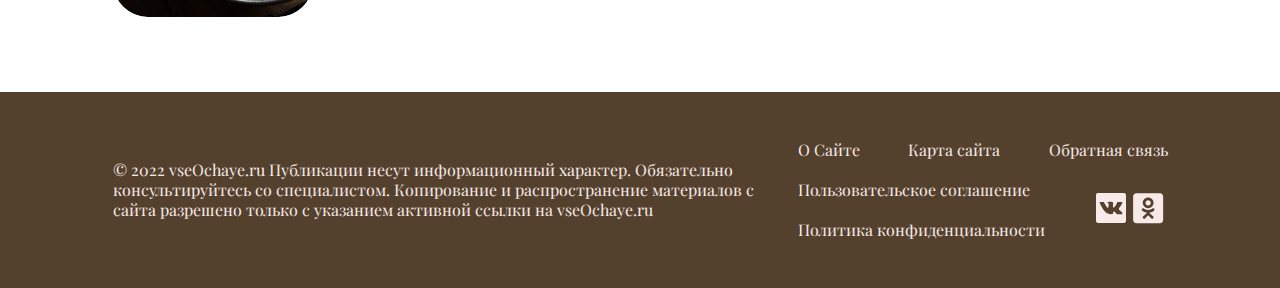
<file: green_tea.html>
<!DOCTYPE html>
<html lang="ru">

<head>
	<title>Обратная связь</title>
	<meta charset="UTF-8">
	<meta name="format-detection" content="telephone=no">
	<!-- <style>body{opacity: 0;}</style> -->
	<link rel="stylesheet" href="css/style.min.css?_v=20220517150947">
	<link rel="shortcut icon" href="favicon.ico">
	<!-- <meta name="robots" content="noindex, nofollow"> -->
	<meta name="viewport" content="width=device-width, initial-scale=1.0">
</head>

<body>
	<div class="wrapper">
		<header class="header">
			<div class="header__container">
				<div class="header__menu menu">
					<a href="index.html" class="menu__logo">
						<img src="img/logo.svg" alt="Логотип все о чае и про чай">
						<span class="menu__label">Всё о чае
							и про чай</span>
					</a>
					<nav class="menu__body">
						<ul class="menu__list">
							<li class="menu__item"><a href="index.html" class="menu__link">Главная</a></li>
							<li class="menu__item"><a href="about.html" class="menu__link">О
									Нас</a></li>
							<li class="menu__item">
								<div data-spollers="768,max" data-one-spoller class="spollers spollers__arrow">
									<div class="spollers__item">
										<button type="button" data-spoller class="spollers__title">Виды чая</button>
										<div class="spollers__body">
											<ul class=" spollers__sub-list">
												<li class="spollers__sub-item"><a href="green_tea.html" class="spollers__sub-link">Зеленый
														чай</a></li>
												<li class="spollers__sub-item"><a href="#" class="spollers__sub-link">Красный чай</a></li>
												<li class="spollers__sub-item"><a href="#" class="spollers__sub-link">Пуэр</a></li>
												<li class="spollers__sub-item"><a href="#" class="spollers__sub-link">Травяной чай</a>
												</li>
												<li class="spollers__sub-item"><a href="#" class="spollers__sub-link">Фруктово-ягодный</a>
												</li>
												<li class="spollers__sub-item"><a href="#" class="spollers__sub-link">Черный чай</a></li>
												<li class="spollers__sub-item"><a href="#" class="spollers__sub-link">Этнический чай</a>
												</li>
												<li class="spollers__sub-item"><a href="#" class="spollers__sub-link">Интересное о чае</a>
												</li>
												<li class="spollers__sub-item"><a href="#" class="spollers__sub-link">Сорта чая</a>
												</li>
												<li class="spollers__sub-item"><a href="#" class="spollers__sub-link">Разновидности
														чайныйх
														брендов</a>
												</li>
											</ul>
										</div>
									</div>
								</div>
							</li>
							<li class="menu__item"><a href="feedback.html" class="menu__link">Обратная связь</a></li>
						</ul>
					</nav>
					<div class="menu__search">
						<div class="search-form" id="search-form">
							<form action="#" class="search-form__item" method="get">
								<button type="submit" class="search-form__btn _icon-search"></button>
								<input autocomplete="off" type="text" name="form[]" placeholder="Поиск по сайту" class="search-form__input">
							</form>
						</div>
					</div>
					<button type="button" class="menu__icon icon-menu">
						<span></span>
						<span></span>
						<span></span>
					</button>
				</div>

			</div>
		</header>
		<main class="green-tea">
			<div class="green-tea__container">
				<div class="green-tea__banner">
					<img src="img/green-tea-banner.png" alt="Зеленый чай">
				</div>
				<div class="green-tea__body">
					<h1 class="green-tea__title">Зеленый чай</h1>
					<div class="green-tea__content">
						<p class="green-tea__text">Зеленый и черный чай получают с одного чайного куста. Различия начинают
							проявляться на стадии
							изготовления. Зеленый чай подвергается гораздо меньшей ферментации. Родина напитка – Китай. Оттуда
							он
							распространился в страны Юго-Восточного региона и Азии: Японию, Корею, на Ближний Восток. И только
							в
							начале XX века его узнали и полюбили на западе.
							Существует очень много сортов зеленого чая. Они заметно отличаются вкусом и свойствами. Это
							обусловлено различными условиями произрастания и технологией обработки. Лучший зеленый чай
							выращивают
							в Китае и Японии. Самые известные:
							«Серебряные иглы», «Колодец дракона», «Драконовы горы», «Зелёные вершины», «Царь обезьян», «Сэнтя»,
							«Гуритя». Вообще имеется по меньшей мере 40 достаточно известных сортов в Китае, около 20 регулярно
							упоминаемых в Японии, до 10 корейских, один индийский, а также менее знаменитые зеленые чаи из
							Цейлона, Вьетнама, Индонезии, Грузии и Краснодарского края. Надо понимать что кроме популярных,
							есть
							множество неизвестных сортов и их комбинаций. Полный список всех видов найти невозможно, его
							попросту
							нет.</p>
						<p class="green-tea__text">Заваривают зеленый чай при температуре от 60 до 87 градусов. Время
							заваривания от 30 секунд до 3
							минут. Замечено, что для приготовления высококачественных дорогих сортов требуется меньше времени и
							более низкая температура. При нарушении условий напиток приобретает неприятную горчинку.
							Состав зеленого чая удивителен. В нем содержится большое количество полезных элементов:
							антиоксиданты,
							катехины, витамины, минералы и некоторые фитохимические соединения.
							Подобный состав объясняет полезные свойств, которые присущи зеленому чаю. Он уменьшает вероятность
							развития сердечно-сосудистых заболеваний, рака, снижает давление, улучшает метаболизм и
							способствует
							общему оздоровлению организма.
							Зеленый чай издавна используется в традиционной индийской и китайской медицине для снижения
							температуры, остановки кровотечения, лечения ран, болезней сердца и мозга и многого другого. Не
							рекомендуется пить его людям с повышенной чувствительностью к кофеину и склонным к бессоннице. А
							также
							при обострении заболеваний ЖКТ, при приеме антикоагулянтов и стимуляторов, беременным и кормящим
							женщинам.
							Самый полезный зеленый чай – листовой. Качество определяют по внешнему виду – цвет листа должен
							быть
							равномерным, от серебристого до темно-зеленого.
							Небольшие порции можно заваривать до трех раз. Многие советуют пить его с лимоном, но без
							добавления
							молока.</p>



					</div>
				</div>
				<div class="green-tea__footer footer-rubrics">
					<div class="footer-rubrics__item">
						<img src="img/1.png" alt="Зеленый чай:
                  влияние на организм
                  и правила употребления">
						<a href="#" class="footer-rubrics__title">Зеленый чай: влияние на организм и правила употребления</a>
					</div>
					<div class="footer-rubrics__item">
						<img src="img/2.png" alt="Чай с лимоном -самый “русский чай”">
						<a href="#" class="footer-rubrics__title">Чай с лимоном -самый “русский чай”</a>
					</div>
					<div class="footer-rubrics__item">
						<img src="img/3.png" alt="Экстракт зеленого чая: польза в каждом глотке">
						<a href="#" class="footer-rubrics__title">Экстракт зеленого чая: польза в каждом глотке</a>
					</div>
					<div class="footer-rubrics__item">
						<img src="img/4.png" alt="Молочный улун: зеленый чай из Китая со сливочным вкусом">
						<a href="#" class="footer-rubrics__title">Молочный улун: зеленый чай из Китая со сливочным вкусом</a>
					</div>
					<div class="footer-rubrics__item">
						<img src="img/5.png" alt="Лунцзин чай или “Колодец дракона”, как заваривать">
						<a href="#" class="footer-rubrics__title">Лунцзин чай или “Колодец дракона”, как заваривать</a>
					</div>

					<div class="footer-rubrics__item">
						<img src="img/6.png" alt="Интересный напиток матча; что же это?">
						<a href="#" class="footer-rubrics__title">Интересный напиток матча; что же это?</a>
					</div>
				</div>
			</div>
		</main>
		<footer class="footer">
			<div class="footer__container">
				<div class="footer__content">
					<p class="footer__text">© 2022 vseOchaye.ru Публикации несут информационный характер. Обязательно
						консультируйтесь со специалистом. Копирование и распространение материалов с сайта разрешено только с
						указанием активной ссылки на vseOchaye.ru</p>
				</div>
				<div class="footer__right">
					<div class="footer__items">
						<a href="#" class="footer__link">О Сайте</a>
						<a href="#" class="footer__link">Карта сайта</a>
						<a href="feedback.html" class="footer__link">Обратная связь</a>
					</div>
					<div class="footer__items footer__items_inner">
						<div class="footer__inner-right">
							<a href="#" class="footer__link">Пользовательское соглашение</a>
							<a href="#" class="footer__link">Политика конфиденциальности</a>
						</div>

						<div class="footer__items footer__items_social">
							<a href="#" class="footer__link footer__link_vk" title="vk">
								<svg width="30" height="30" viewBox="0 0 30 30" xmlns="http://www.w3.org/2000/svg">
									<g clip-path="url(#clip0_731_247)">
										<path d="M28.0884 0H1.91588C0.857385 0 0 0.857385 0 1.91377V28.0862C0 29.1426 0.857385 30 1.91588 30H28.0862C29.1426 30 30 29.1426 30 28.0862V1.91377C30.0021 0.855268 29.1447 0 28.0884 0ZM24.8853 18.2803C25.4336 18.8392 26.6234 19.777 26.4075 20.7318C26.2085 21.6082 24.9001 21.2885 23.6299 21.3394C22.1798 21.4007 21.3203 21.4325 20.4481 20.7318C20.0374 20.3994 19.7961 20.0056 19.4023 19.5653C19.0445 19.1673 18.5936 18.4539 17.9797 18.4814C16.8767 18.5364 17.2218 20.0734 16.8301 21.1213C10.6993 22.0867 8.23725 18.2993 6.0652 14.6242C5.01306 12.8438 3.49305 9.02054 3.49305 9.02054L7.82866 9.00572C7.82866 9.00572 9.21953 11.5355 9.58789 12.1876C9.90121 12.7422 10.2463 13.1826 10.6019 13.6779C10.9004 14.0886 11.3725 14.8931 11.8891 14.8275C12.7295 14.7195 12.8819 11.4593 12.3612 10.3669C12.1537 9.92449 11.6562 9.76995 11.1418 9.61965C11.3154 8.52304 16.0045 8.2944 16.7624 9.14544C17.8632 10.3818 16.0003 13.824 17.5076 14.8275C19.6246 13.7182 21.4325 9.07346 21.4325 9.07346L26.5091 9.10522C26.5091 9.10522 25.7152 11.616 24.8832 12.7295C24.3984 13.3816 22.7895 14.8338 22.853 15.9114C22.9038 16.7645 24.2121 17.5944 24.8853 18.2803Z" />
									</g>
									<defs>
										<clipPath id="clip0_731_247">
											<rect width="30" height="30" />
										</clipPath>
									</defs>
								</svg>

							</a>
							<a href="#" class="footer__link footer__link_ok" title="Одноклассники">
								<svg width="34.3" height="34.3" xmlns="http://www.w3.org/2000/svg" viewBox="0 0 448 512">
									<path d="M184.2 177.1c0-22.1 17.9-40 39.8-40s39.8 17.9 39.8 40c0 22-17.9 39.8-39.8 39.8s-39.8-17.9-39.8-39.8zM448 80v352c0 26.5-21.5 48-48 48H48c-26.5 0-48-21.5-48-48V80c0-26.5 21.5-48 48-48h352c26.5 0 48 21.5 48 48zm-305.1 97.1c0 44.6 36.4 80.9 81.1 80.9s81.1-36.2 81.1-80.9c0-44.8-36.4-81.1-81.1-81.1s-81.1 36.2-81.1 81.1zm174.5 90.7c-4.6-9.1-17.3-16.8-34.1-3.6 0 0-22.7 18-59.3 18s-59.3-18-59.3-18c-16.8-13.2-29.5-5.5-34.1 3.6-7.9 16.1 1.1 23.7 21.4 37 17.3 11.1 41.2 15.2 56.6 16.8l-12.9 12.9c-18.2 18-35.5 35.5-47.7 47.7-17.6 17.6 10.7 45.8 28.4 28.6l47.7-47.9c18.2 18.2 35.7 35.7 47.7 47.9 17.6 17.2 46-10.7 28.6-28.6l-47.7-47.7-13-12.9c15.5-1.6 39.1-5.9 56.2-16.8 20.4-13.3 29.3-21 21.5-37z" />
								</svg>
							</a>
						</div>
					</div>
				</div>
			</div>
		</footer>
	</div>
	<!-- 
<div id="popup" aria-hidden="true" class="popup">
	<div class="popup__wrapper">
		<div class="popup__content">
			<button data-close type="button" class="popup__close">Закрыть</button>
			<div class="popup__text">
			</div>
		</div>
	</div>
</div>
 -->

	<script src="js/app.min.js?_v=20220517150947"></script>
</body>

</html>
</file>
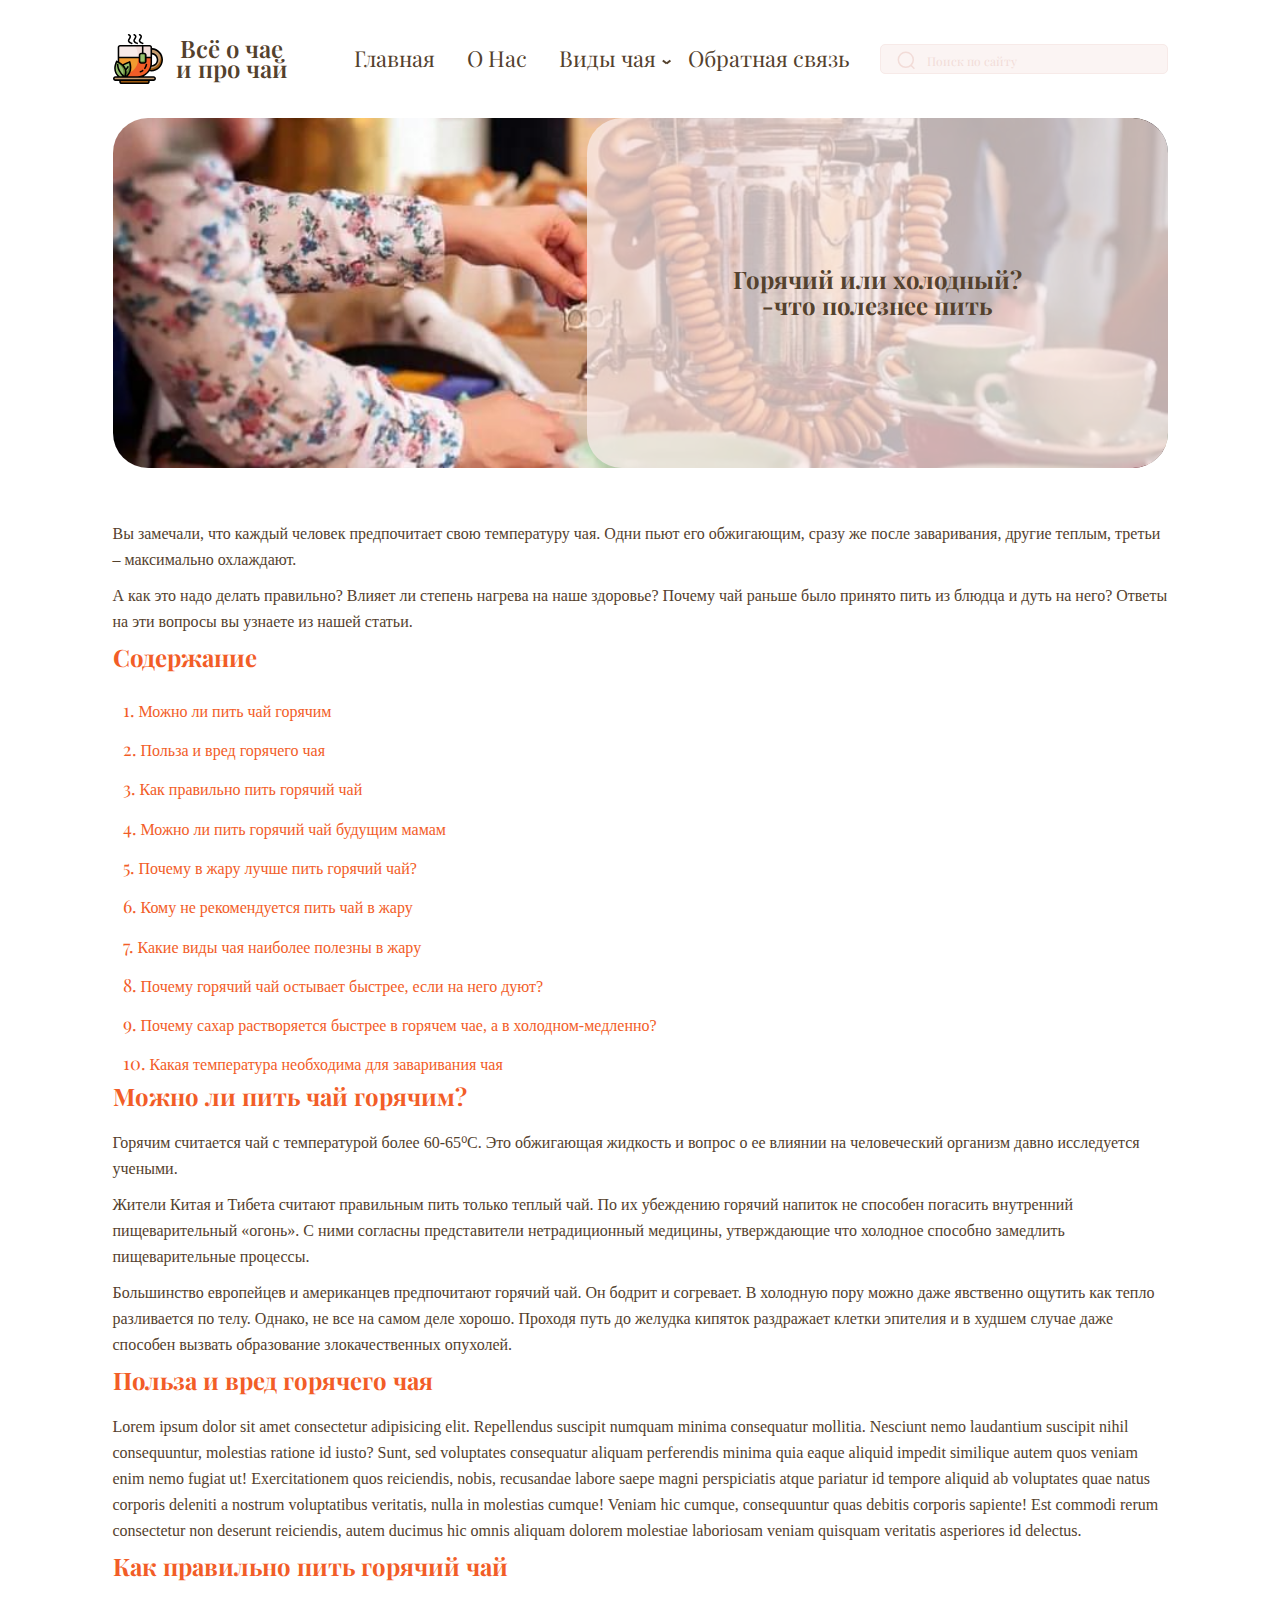
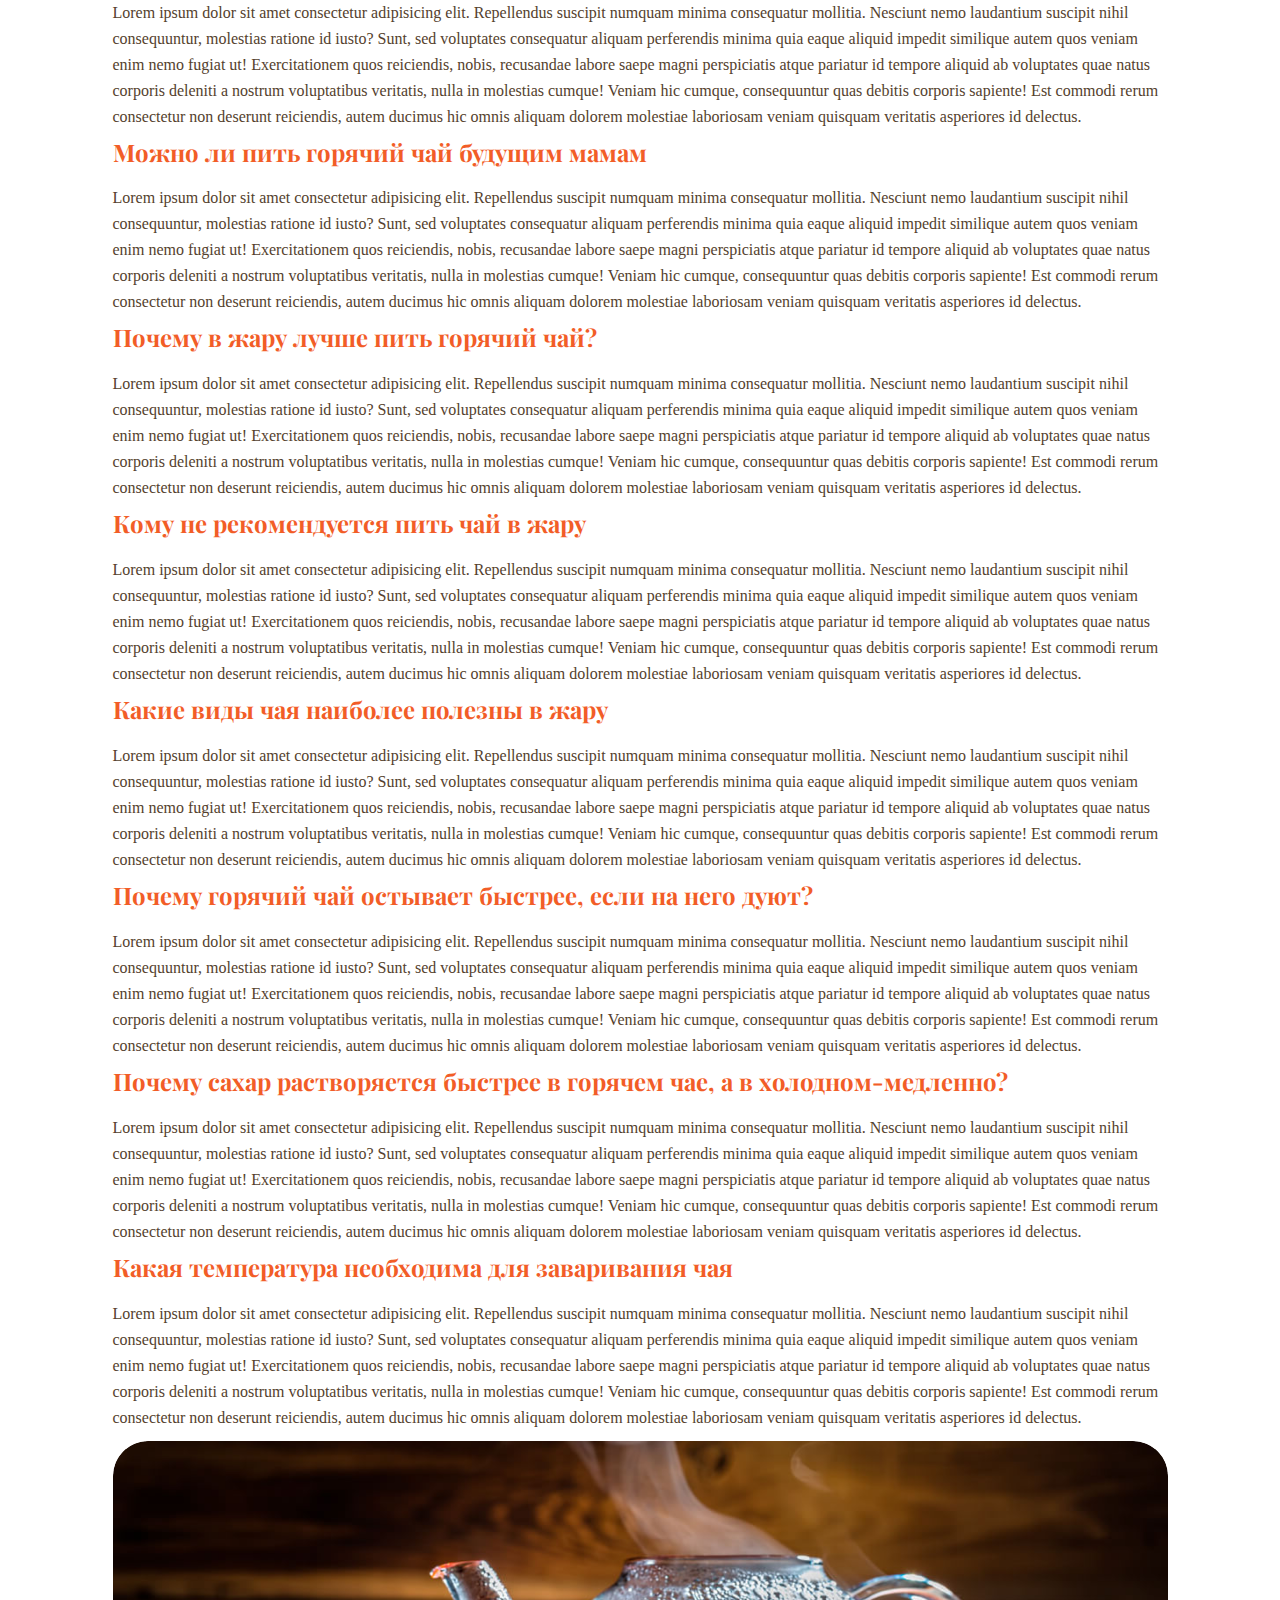
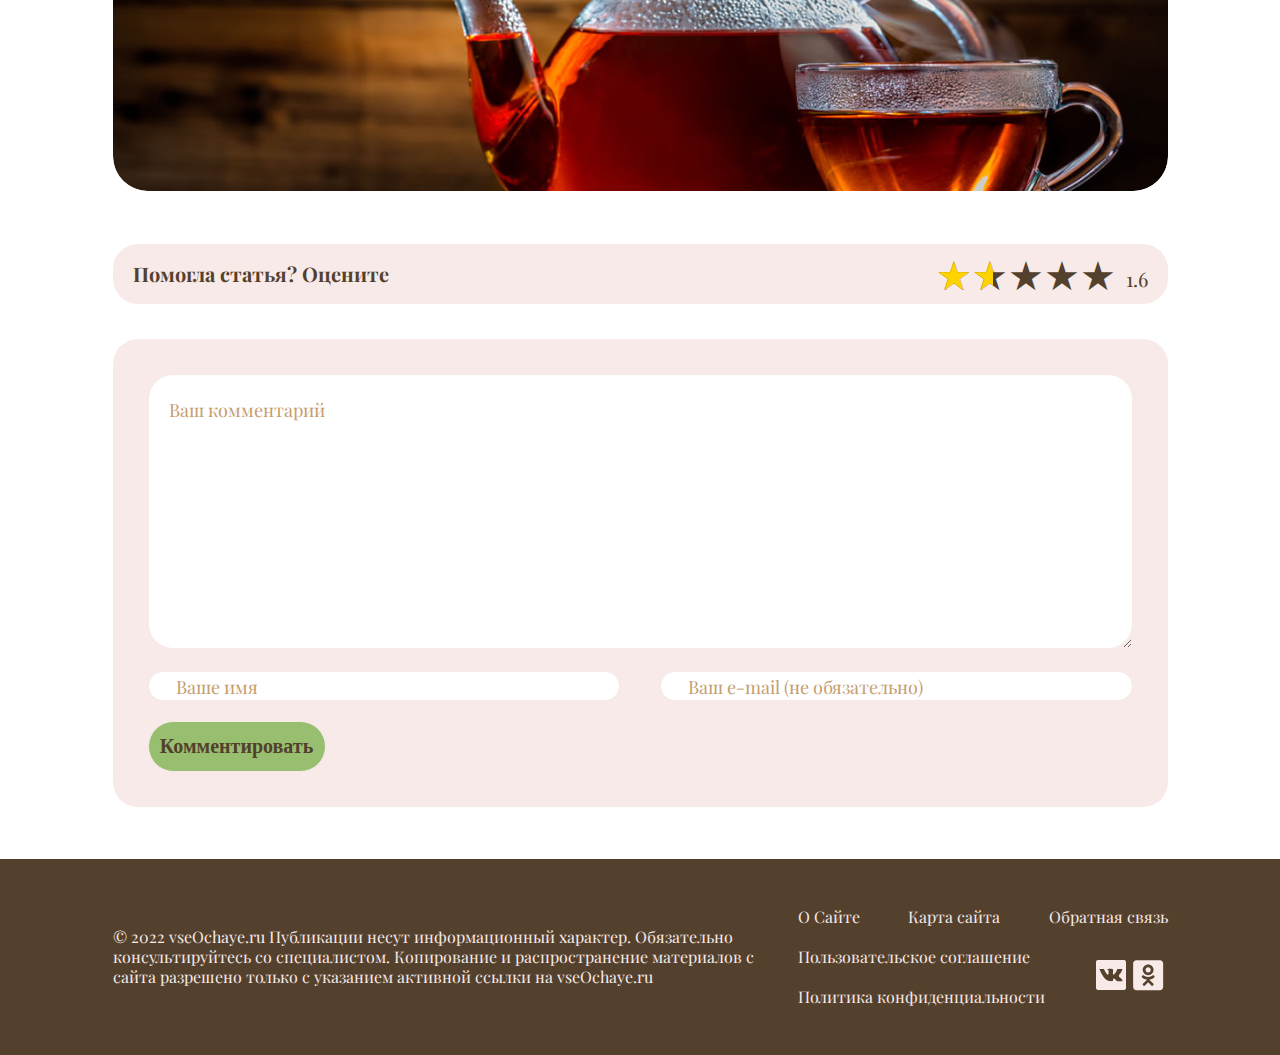
<file: hot-or-cold.html>
<!DOCTYPE html>
<html lang="ru">

<head>
	<title>Обратная связь</title>
	<meta charset="UTF-8">
	<meta name="format-detection" content="telephone=no">
	<!-- <style>body{opacity: 0;}</style> -->
	<link rel="stylesheet" href="css/style.min.css?_v=20220517150947">
	<link rel="shortcut icon" href="favicon.ico">
	<!-- <meta name="robots" content="noindex, nofollow"> -->
	<meta name="viewport" content="width=device-width, initial-scale=1.0">
</head>

<body>
	<div class="wrapper">
		<header class="header">
			<div class="header__container">
				<div class="header__menu menu">
					<a href="index.html" class="menu__logo">
						<img src="img/logo.svg" alt="Логотип все о чае и про чай">
						<span class="menu__label">Всё о чае
							и про чай</span>
					</a>
					<nav class="menu__body">
						<ul class="menu__list">
							<li class="menu__item"><a href="index.html" class="menu__link">Главная</a></li>
							<li class="menu__item"><a href="about.html" class="menu__link">О
									Нас</a></li>
							<li class="menu__item">
								<div data-spollers="768,max" data-one-spoller class="spollers spollers__arrow">
									<div class="spollers__item">
										<button type="button" data-spoller class="spollers__title">Виды чая</button>
										<div class="spollers__body">
											<ul class=" spollers__sub-list">
												<li class="spollers__sub-item"><a href="green_tea.html" class="spollers__sub-link">Зеленый
														чай</a></li>
												<li class="spollers__sub-item"><a href="#" class="spollers__sub-link">Красный чай</a></li>
												<li class="spollers__sub-item"><a href="#" class="spollers__sub-link">Пуэр</a></li>
												<li class="spollers__sub-item"><a href="#" class="spollers__sub-link">Травяной чай</a>
												</li>
												<li class="spollers__sub-item"><a href="#" class="spollers__sub-link">Фруктово-ягодный</a>
												</li>
												<li class="spollers__sub-item"><a href="#" class="spollers__sub-link">Черный чай</a></li>
												<li class="spollers__sub-item"><a href="#" class="spollers__sub-link">Этнический чай</a>
												</li>
												<li class="spollers__sub-item"><a href="#" class="spollers__sub-link">Интересное о чае</a>
												</li>
												<li class="spollers__sub-item"><a href="#" class="spollers__sub-link">Сорта чая</a>
												</li>
												<li class="spollers__sub-item"><a href="#" class="spollers__sub-link">Разновидности
														чайныйх
														брендов</a>
												</li>
											</ul>
										</div>
									</div>
								</div>
							</li>
							<li class="menu__item"><a href="feedback.html" class="menu__link">Обратная связь</a></li>
						</ul>
					</nav>
					<div class="menu__search">
						<div class="search-form" id="search-form">
							<form action="#" class="search-form__item" method="get">
								<button type="submit" class="search-form__btn _icon-search"></button>
								<input autocomplete="off" type="text" name="form[]" placeholder="Поиск по сайту" class="search-form__input">
							</form>
						</div>
					</div>
					<button type="button" class="menu__icon icon-menu">
						<span></span>
						<span></span>
						<span></span>
					</button>
				</div>

			</div>
		</header>
		<main class="news-page">
			<div class="news-page__container">
				<div class="news-page__banner">
					<img src="img/hot-or-cold.jpeg" alt="Горячий или холодный?
                  -что полезнее пить">
					<div class="news-page__heqder">
						<h1 class="news-page__title">Горячий или холодный?
							-что полезнее пить</h1>
					</div>

				</div>
				<div class="news-page____body">

					<div class="news-page____content">
						<p class="news-page__text">Вы замечали, что каждый человек предпочитает свою температуру чая. Одни
							пьют его обжигающим, сразу же после заваривания, другие теплым, третьи – максимально охлаждают.</p>
						<p class="news-page__text">
							А как это надо делать правильно? Влияет ли степень нагрева на наше здоровье? Почему чай раньше было
							принято пить из блюдца и дуть на него? Ответы на эти вопросы вы узнаете из нашей статьи. </p>
						<ol class="news-page__list">
							<h2 class="news-page__sub-title">Содержание</h2>
							<li class="news-page__item"><a href="#part1" class="news-page__link">Можно ли
									пить чай горячим</a></li>
							<li class="news-page__item"><a href="#part2" class="news-page__link">Польза и вред горячего чая</a>
							</li>
							<li class="news-page__item"><a href="#part3" class="news-page__link">Как правильно пить горячий
									чай</a>
							</li>
							<li class="news-page__item"><a href="#part4" class="news-page__link">Можно ли пить горячий чай
									будущим мамам</a></li>
							<li class="news-page__item"><a href="#part5" class="news-page__link">Почему в жару лучше пить
									горячий чай?</a></li>
							<li class="news-page__item"><a href="#part6" class="news-page__link">Кому не рекомендуется пить чай
									в жару</a></li>
							<li class="news-page__item"><a href="#part7" class="news-page__link">Какие виды чая наиболее
									полезны в жару</a></li>
							<li class="news-page__item"><a href="#part8" class="news-page__link">Почему горячий чай остывает
									быстрее, если на него дуют?</a></li>
							<li class="news-page__item"><a href="#part9" class="news-page__link">Почему сахар растворяется
									быстрее в горячем чае, а в холодном-медленно?</a></li>
							<li class="news-page__item"><a href="#part10" class="news-page__link">Какая температура необходима
									для заваривания чая</a></li>
						</ol>
						<h2 class="news-page__sub-title" id="part1"> Можно ли пить чай горячим?</h2>
						<p class="news-page__text">Горячим считается чай с температурой более 60-65⁰С. Это обжигающая жидкость
							и вопрос о ее влиянии на человеческий организм давно исследуется учеными.</p>
						<p class="news-page__text">
							Жители Китая и Тибета считают правильным пить только теплый чай. По их убеждению горячий напиток не
							способен погасить внутренний пищеварительный «огонь». С ними согласны представители нетрадиционный
							медицины, утверждающие что холодное способно замедлить пищеварительные процессы.</p>
						<p class="news-page__text">
							Большинство европейцев и американцев предпочитают горячий чай. Он бодрит и согревает. В холодную
							пору
							можно даже явственно ощутить как тепло разливается по телу. Однако, не все на самом деле хорошо.
							Проходя путь до желудка кипяток раздражает клетки эпителия и в худшем случае даже способен вызвать
							образование злокачественных опухолей. </p>
						<h2 class="news-page__sub-title" id="part2"> Польза и вред горячего чая</h2>
						<p class="news-page__text">Lorem ipsum dolor sit amet consectetur adipisicing elit. Repellendus
							suscipit numquam minima consequatur mollitia. Nesciunt nemo laudantium suscipit nihil consequuntur,
							molestias ratione id iusto? Sunt, sed voluptates consequatur aliquam perferendis minima quia eaque
							aliquid impedit similique autem quos veniam enim nemo fugiat ut! Exercitationem quos reiciendis,
							nobis, recusandae labore saepe magni perspiciatis atque pariatur id tempore aliquid ab voluptates
							quae natus corporis deleniti a nostrum voluptatibus veritatis, nulla in molestias cumque! Veniam
							hic cumque, consequuntur quas debitis corporis sapiente! Est commodi rerum consectetur non deserunt
							reiciendis, autem ducimus hic omnis aliquam dolorem molestiae laboriosam veniam quisquam veritatis
							asperiores id delectus.</p>
						<h2 class="news-page__sub-title" id="part3"> Как правильно пить горячий
							чай</h2>
						<p class="news-page__text">Lorem ipsum dolor sit amet consectetur adipisicing elit. Repellendus
							suscipit numquam minima consequatur mollitia. Nesciunt nemo laudantium suscipit nihil consequuntur,
							molestias ratione id iusto? Sunt, sed voluptates consequatur aliquam perferendis minima quia eaque
							aliquid impedit similique autem quos veniam enim nemo fugiat ut! Exercitationem quos reiciendis,
							nobis, recusandae labore saepe magni perspiciatis atque pariatur id tempore aliquid ab voluptates
							quae natus corporis deleniti a nostrum voluptatibus veritatis, nulla in molestias cumque! Veniam
							hic cumque, consequuntur quas debitis corporis sapiente! Est commodi rerum consectetur non deserunt
							reiciendis, autem ducimus hic omnis aliquam dolorem molestiae laboriosam veniam quisquam veritatis
							asperiores id delectus.</p>
						<h2 class="news-page__sub-title" id="part4">Можно ли пить горячий чай будущим мамам</h2>
						<p class="news-page__text">Lorem ipsum dolor sit amet consectetur adipisicing elit. Repellendus
							suscipit numquam minima consequatur mollitia. Nesciunt nemo laudantium suscipit nihil consequuntur,
							molestias ratione id iusto? Sunt, sed voluptates consequatur aliquam perferendis minima quia eaque
							aliquid impedit similique autem quos veniam enim nemo fugiat ut! Exercitationem quos reiciendis,
							nobis, recusandae labore saepe magni perspiciatis atque pariatur id tempore aliquid ab voluptates
							quae natus corporis deleniti a nostrum voluptatibus veritatis, nulla in molestias cumque! Veniam
							hic cumque, consequuntur quas debitis corporis sapiente! Est commodi rerum consectetur non deserunt
							reiciendis, autem ducimus hic omnis aliquam dolorem molestiae laboriosam veniam quisquam veritatis
							asperiores id delectus.</p>
						<h2 class="news-page__sub-title" id="part5">Почему в жару лучше пить горячий чай?</h2>
						<p class="news-page__text">Lorem ipsum dolor sit amet consectetur adipisicing elit. Repellendus
							suscipit numquam minima consequatur mollitia. Nesciunt nemo laudantium suscipit nihil consequuntur,
							molestias ratione id iusto? Sunt, sed voluptates consequatur aliquam perferendis minima quia eaque
							aliquid impedit similique autem quos veniam enim nemo fugiat ut! Exercitationem quos reiciendis,
							nobis, recusandae labore saepe magni perspiciatis atque pariatur id tempore aliquid ab voluptates
							quae natus corporis deleniti a nostrum voluptatibus veritatis, nulla in molestias cumque! Veniam
							hic cumque, consequuntur quas debitis corporis sapiente! Est commodi rerum consectetur non deserunt
							reiciendis, autem ducimus hic omnis aliquam dolorem molestiae laboriosam veniam quisquam veritatis
							asperiores id delectus.</p>
						<h2 class="news-page__sub-title" id="part6">Кому не рекомендуется пить чай в жару</h2>
						<p class="news-page__text">Lorem ipsum dolor sit amet consectetur adipisicing elit. Repellendus
							suscipit numquam minima consequatur mollitia. Nesciunt nemo laudantium suscipit nihil consequuntur,
							molestias ratione id iusto? Sunt, sed voluptates consequatur aliquam perferendis minima quia eaque
							aliquid impedit similique autem quos veniam enim nemo fugiat ut! Exercitationem quos reiciendis,
							nobis, recusandae labore saepe magni perspiciatis atque pariatur id tempore aliquid ab voluptates
							quae natus corporis deleniti a nostrum voluptatibus veritatis, nulla in molestias cumque! Veniam
							hic cumque, consequuntur quas debitis corporis sapiente! Est commodi rerum consectetur non deserunt
							reiciendis, autem ducimus hic omnis aliquam dolorem molestiae laboriosam veniam quisquam veritatis
							asperiores id delectus.</p>
						<h2 class="news-page__sub-title" id="part7">Какие виды чая наиболее полезны в жару</h2>
						<p class="news-page__text">Lorem ipsum dolor sit amet consectetur adipisicing elit. Repellendus
							suscipit numquam minima consequatur mollitia. Nesciunt nemo laudantium suscipit nihil consequuntur,
							molestias ratione id iusto? Sunt, sed voluptates consequatur aliquam perferendis minima quia eaque
							aliquid impedit similique autem quos veniam enim nemo fugiat ut! Exercitationem quos reiciendis,
							nobis, recusandae labore saepe magni perspiciatis atque pariatur id tempore aliquid ab voluptates
							quae natus corporis deleniti a nostrum voluptatibus veritatis, nulla in molestias cumque! Veniam
							hic cumque, consequuntur quas debitis corporis sapiente! Est commodi rerum consectetur non deserunt
							reiciendis, autem ducimus hic omnis aliquam dolorem molestiae laboriosam veniam quisquam veritatis
							asperiores id delectus.</p>
						<h2 class="news-page__sub-title" id="part8">Почему горячий чай остывает быстрее, если на него дуют?
						</h2>
						<p class="news-page__text">Lorem ipsum dolor sit amet consectetur adipisicing elit. Repellendus
							suscipit numquam minima consequatur mollitia. Nesciunt nemo laudantium suscipit nihil consequuntur,
							molestias ratione id iusto? Sunt, sed voluptates consequatur aliquam perferendis minima quia eaque
							aliquid impedit similique autem quos veniam enim nemo fugiat ut! Exercitationem quos reiciendis,
							nobis, recusandae labore saepe magni perspiciatis atque pariatur id tempore aliquid ab voluptates
							quae natus corporis deleniti a nostrum voluptatibus veritatis, nulla in molestias cumque! Veniam
							hic cumque, consequuntur quas debitis corporis sapiente! Est commodi rerum consectetur non deserunt
							reiciendis, autem ducimus hic omnis aliquam dolorem molestiae laboriosam veniam quisquam veritatis
							asperiores id delectus.</p>
						<h2 class="news-page__sub-title" id="part9">Почему сахар растворяется быстрее в горячем чае, а в
							холодном-медленно?</h2>
						<p class="news-page__text">Lorem ipsum dolor sit amet consectetur adipisicing elit. Repellendus
							suscipit numquam minima consequatur mollitia. Nesciunt nemo laudantium suscipit nihil consequuntur,
							molestias ratione id iusto? Sunt, sed voluptates consequatur aliquam perferendis minima quia eaque
							aliquid impedit similique autem quos veniam enim nemo fugiat ut! Exercitationem quos reiciendis,
							nobis, recusandae labore saepe magni perspiciatis atque pariatur id tempore aliquid ab voluptates
							quae natus corporis deleniti a nostrum voluptatibus veritatis, nulla in molestias cumque! Veniam
							hic cumque, consequuntur quas debitis corporis sapiente! Est commodi rerum consectetur non deserunt
							reiciendis, autem ducimus hic omnis aliquam dolorem molestiae laboriosam veniam quisquam veritatis
							asperiores id delectus.</p>
						<h2 class="news-page__sub-title" id="part10">Какая температура необходима для заваривания чая</h2>
						<p class="news-page__text">Lorem ipsum dolor sit amet consectetur adipisicing elit. Repellendus
							suscipit numquam minima consequatur mollitia. Nesciunt nemo laudantium suscipit nihil consequuntur,
							molestias ratione id iusto? Sunt, sed voluptates consequatur aliquam perferendis minima quia eaque
							aliquid impedit similique autem quos veniam enim nemo fugiat ut! Exercitationem quos reiciendis,
							nobis, recusandae labore saepe magni perspiciatis atque pariatur id tempore aliquid ab voluptates
							quae natus corporis deleniti a nostrum voluptatibus veritatis, nulla in molestias cumque! Veniam
							hic cumque, consequuntur quas debitis corporis sapiente! Est commodi rerum consectetur non deserunt
							reiciendis, autem ducimus hic omnis aliquam dolorem molestiae laboriosam veniam quisquam veritatis
							asperiores id delectus.</p>
					</div>
				</div>
				<div class="news-page__banner">
					<img src="img/hot-or-cold-footer.png" alt="Горячий или холодный?
                  -что полезнее пить">
				</div>
				<div class="news-page__reiting">
					<p class="news-page__sub-title">Помогла статья? Оцените
					</p>
					<div data-ajax="true" class="rating rating_set">
						<div class="rating__body">
							<div class="rating__active"></div>
							<div class="rating__items">
								<input type="radio" class="rating__item" value="1" name="rating">
								<input type="radio" class="rating__item" value="2" name="rating">
								<input type="radio" class="rating__item" value="3" name="rating">
								<input type="radio" class="rating__item" value="4" name="rating">
								<input type="radio" class="rating__item" value="5" name="rating">
							</div>
						</div>
						<div class="rating__value">1.6</div>
					</div>
				</div>
				<div class="form">
					<form action="#" id="form" class="form__body form__body_comments">
						<div class="form__item">
							<textarea name="message" id="formMessage" class="form__input" placeholder="Ваш комментарий"></textarea>
						</div>
						<div class="form__box">

							<div class="form__item">
								<input id="formName" type="text" name="name" class="form__input _req" placeholder="Ваше имя">
							</div>
							<div class="form__item">
								<input id="formEmail" type="text" name="email" class="form__input _req _email" placeholder="Ваш e-mail (не обязательно)">
							</div>
						</div>


						<button type="submit" class="form__button">Комментировать</button>
					</form>
				</div>
			</div>
		</main>
		<footer class="footer">
			<div class="footer__container">
				<div class="footer__content">
					<p class="footer__text">© 2022 vseOchaye.ru Публикации несут информационный характер. Обязательно
						консультируйтесь со специалистом. Копирование и распространение материалов с сайта разрешено только с
						указанием активной ссылки на vseOchaye.ru</p>
				</div>
				<div class="footer__right">
					<div class="footer__items">
						<a href="#" class="footer__link">О Сайте</a>
						<a href="#" class="footer__link">Карта сайта</a>
						<a href="feedback.html" class="footer__link">Обратная связь</a>
					</div>
					<div class="footer__items footer__items_inner">
						<div class="footer__inner-right">
							<a href="#" class="footer__link">Пользовательское соглашение</a>
							<a href="#" class="footer__link">Политика конфиденциальности</a>
						</div>

						<div class="footer__items footer__items_social">
							<a href="#" class="footer__link footer__link_vk" title="vk">
								<svg width="30" height="30" viewBox="0 0 30 30" xmlns="http://www.w3.org/2000/svg">
									<g clip-path="url(#clip0_731_247)">
										<path d="M28.0884 0H1.91588C0.857385 0 0 0.857385 0 1.91377V28.0862C0 29.1426 0.857385 30 1.91588 30H28.0862C29.1426 30 30 29.1426 30 28.0862V1.91377C30.0021 0.855268 29.1447 0 28.0884 0ZM24.8853 18.2803C25.4336 18.8392 26.6234 19.777 26.4075 20.7318C26.2085 21.6082 24.9001 21.2885 23.6299 21.3394C22.1798 21.4007 21.3203 21.4325 20.4481 20.7318C20.0374 20.3994 19.7961 20.0056 19.4023 19.5653C19.0445 19.1673 18.5936 18.4539 17.9797 18.4814C16.8767 18.5364 17.2218 20.0734 16.8301 21.1213C10.6993 22.0867 8.23725 18.2993 6.0652 14.6242C5.01306 12.8438 3.49305 9.02054 3.49305 9.02054L7.82866 9.00572C7.82866 9.00572 9.21953 11.5355 9.58789 12.1876C9.90121 12.7422 10.2463 13.1826 10.6019 13.6779C10.9004 14.0886 11.3725 14.8931 11.8891 14.8275C12.7295 14.7195 12.8819 11.4593 12.3612 10.3669C12.1537 9.92449 11.6562 9.76995 11.1418 9.61965C11.3154 8.52304 16.0045 8.2944 16.7624 9.14544C17.8632 10.3818 16.0003 13.824 17.5076 14.8275C19.6246 13.7182 21.4325 9.07346 21.4325 9.07346L26.5091 9.10522C26.5091 9.10522 25.7152 11.616 24.8832 12.7295C24.3984 13.3816 22.7895 14.8338 22.853 15.9114C22.9038 16.7645 24.2121 17.5944 24.8853 18.2803Z" />
									</g>
									<defs>
										<clipPath id="clip0_731_247">
											<rect width="30" height="30" />
										</clipPath>
									</defs>
								</svg>

							</a>
							<a href="#" class="footer__link footer__link_ok" title="Одноклассники">
								<svg width="34.3" height="34.3" xmlns="http://www.w3.org/2000/svg" viewBox="0 0 448 512">
									<path d="M184.2 177.1c0-22.1 17.9-40 39.8-40s39.8 17.9 39.8 40c0 22-17.9 39.8-39.8 39.8s-39.8-17.9-39.8-39.8zM448 80v352c0 26.5-21.5 48-48 48H48c-26.5 0-48-21.5-48-48V80c0-26.5 21.5-48 48-48h352c26.5 0 48 21.5 48 48zm-305.1 97.1c0 44.6 36.4 80.9 81.1 80.9s81.1-36.2 81.1-80.9c0-44.8-36.4-81.1-81.1-81.1s-81.1 36.2-81.1 81.1zm174.5 90.7c-4.6-9.1-17.3-16.8-34.1-3.6 0 0-22.7 18-59.3 18s-59.3-18-59.3-18c-16.8-13.2-29.5-5.5-34.1 3.6-7.9 16.1 1.1 23.7 21.4 37 17.3 11.1 41.2 15.2 56.6 16.8l-12.9 12.9c-18.2 18-35.5 35.5-47.7 47.7-17.6 17.6 10.7 45.8 28.4 28.6l47.7-47.9c18.2 18.2 35.7 35.7 47.7 47.9 17.6 17.2 46-10.7 28.6-28.6l-47.7-47.7-13-12.9c15.5-1.6 39.1-5.9 56.2-16.8 20.4-13.3 29.3-21 21.5-37z" />
								</svg>
							</a>
						</div>
					</div>
				</div>
			</div>
		</footer>
	</div>
	<!-- 
<div id="popup" aria-hidden="true" class="popup">
	<div class="popup__wrapper">
		<div class="popup__content">
			<button data-close type="button" class="popup__close">Закрыть</button>
			<div class="popup__text">
			</div>
		</div>
	</div>
</div>
 -->

	<script src="js/app.min.js?_v=20220517150947"></script>
</body>

</html>
</file>
<file: css/style.min.css>
@charset "UTF-8";@import url(https://fonts.googleapis.com/css?family=Playfair+Display:regular,600,700,800,900,&display=swap);*{padding:0;margin:0;border:0}*,:after,:before{-webkit-box-sizing:border-box;box-sizing:border-box}body,html{height:100%;min-width:320px}body{color:#54412d;line-height:1;font-family:"Playfair Display";font-size:1.125rem;-ms-text-size-adjust:100%;-moz-text-size-adjust:100%;-webkit-text-size-adjust:100%;-webkit-font-smoothing:antialiased;-moz-osx-font-smoothing:grayscale}button,input,textarea{font-family:"Playfair Display";font-size:inherit}button{cursor:pointer;color:inherit;background-color:inherit}a{color:inherit}a:link,a:visited{text-decoration:none}a:hover{text-decoration:none}ul li{list-style:none}img{vertical-align:top}h1,h2,h3,h4,h5,h6{font-weight:inherit;font-size:inherit}.lock body{overflow:hidden;-ms-touch-action:none;touch-action:none}.wrapper{min-height:100%;display:-webkit-box;display:-ms-flexbox;display:flex;-webkit-box-orient:vertical;-webkit-box-direction:normal;-ms-flex-direction:column;flex-direction:column;overflow:hidden}.wrapper>main{-webkit-box-flex:1;-ms-flex:1 1 auto;flex:1 1 auto}.wrapper>*{min-width:0}[class*=__container]{max-width:65.9375rem;-webkit-box-sizing:content-box;box-sizing:content-box;margin:0 auto;padding:0 1.25rem}.spollers{display:-webkit-box;display:-ms-flexbox;display:flex;gap:35px;position:relative}.spollers__arrow{cursor:pointer}.spollers__arrow::after,.spollers__arrow::before{content:"";position:absolute;right:-15px;top:60%;background-color:#54412d;height:2px;width:5px;-webkit-transition:-webkit-transform .5s ease 0s;transition:-webkit-transform .5s ease 0s;-o-transition:transform .5s ease 0s;transition:transform .5s ease 0s;transition:transform .5s ease 0s,-webkit-transform .5s ease 0s}.spollers__arrow::before{-webkit-transform:translate(-75%,-50%) rotate(40deg);-ms-transform:translate(-75%,-50%) rotate(40deg);transform:translate(-75%,-50%) rotate(40deg)}.spollers__arrow::after{-webkit-transform:translate(0,-50%) rotate(-40deg);-ms-transform:translate(0,-50%) rotate(-40deg);transform:translate(0,-50%) rotate(-40deg)}.spollers__arrow:hover::before{-webkit-transform:translateX(-75%) rotate(-40deg);-ms-transform:translateX(-75%) rotate(-40deg);transform:translateX(-75%) rotate(-40deg)}.spollers__arrow:hover::after{-webkit-transform:rotate(40deg);-ms-transform:rotate(40deg);transform:rotate(40deg)}.spollers__item{font-style:normal;font-weight:400;font-size:22px;line-height:143%;-webkit-transition:all .3s ease 0s;-o-transition:all .3s ease 0s;transition:all .3s ease 0s}.spollers__item:hover .spollers__body{visibility:visible}.spollers__body{padding:1.25rem;border-radius:.3125rem;border:1px solid #eee;position:absolute;background:#fff;width:250px;top:30px;left:-50%;z-index:1;visibility:hidden}.spollers__body .spollers__title:hover{visibility:visible}.spollers__title{width:100%;cursor:pointer;text-align:left;position:relative;-webkit-transition:all .3s ease 0s;-o-transition:all .3s ease 0s;transition:all .3s ease 0s}.spollers__title:hover{color:#f25d27}.spollers__title:hover .spollers__body{visibility:visible}._spoller-init .spollers__title{cursor:pointer}._spoller-init .spollers__title::after,._spoller-init .spollers__title::before{content:"";position:absolute;right:-15px;top:60%;background-color:#54412d;height:2px;width:5px;-webkit-transition:-webkit-transform .5s ease 0s;transition:-webkit-transform .5s ease 0s;-o-transition:transform .5s ease 0s;transition:transform .5s ease 0s;transition:transform .5s ease 0s,-webkit-transform .5s ease 0s}._spoller-init .spollers__title::before{-webkit-transform:translate(-75%,-50%) rotate(40deg);-ms-transform:translate(-75%,-50%) rotate(40deg);transform:translate(-75%,-50%) rotate(40deg)}._spoller-init .spollers__title::after{-webkit-transform:translate(0,-50%) rotate(-40deg);-ms-transform:translate(0,-50%) rotate(-40deg);transform:translate(0,-50%) rotate(-40deg)}._spoller-init .spollers__title:hover::before{-webkit-transform:translateX(-75%) rotate(-40deg);-ms-transform:translateX(-75%) rotate(-40deg);transform:translateX(-75%) rotate(-40deg)}._spoller-init .spollers__title:hover::after{-webkit-transform:rotate(40deg);-ms-transform:rotate(40deg);transform:rotate(40deg)}._spoller-init .spollers__title._spoller-active::before{-webkit-transform:translateX(-75%) rotate(-40deg);-ms-transform:translateX(-75%) rotate(-40deg);transform:translateX(-75%) rotate(-40deg)}._spoller-init .spollers__title._spoller-active::after{-webkit-transform:rotate(40deg);-ms-transform:rotate(40deg);transform:rotate(40deg)}.spollers__sub-item{text-align:start;padding:5px 0;font-size:18px}.spollers__sub-item:hover{color:#f25d27}._spoller-init:hover::before{-webkit-transform:translateX(-75%) rotate(-40deg);-ms-transform:translateX(-75%) rotate(-40deg);transform:translateX(-75%) rotate(-40deg)}._spoller-init:hover::after{-webkit-transform:rotate(40deg);-ms-transform:rotate(40deg);transform:rotate(40deg)}[class*=-ibg]{position:relative}[class*=-ibg] img{position:absolute;width:100%;height:100%;top:0;left:0;-o-object-fit:cover;object-fit:cover}[class*=-ibg_contain] img{-o-object-fit:contain;object-fit:contain}.footer-rubrics{display:-webkit-box;display:-ms-flexbox;display:flex;-ms-flex-wrap:wrap;flex-wrap:wrap;gap:10px}.footer-rubrics__item{-webkit-box-flex:0;-ms-flex:0 1 200px;flex:0 1 200px;border-radius:35px;overflow:hidden;position:relative}.footer-rubrics__title{position:absolute;max-width:180px;z-index:1;top:50%;left:50%;margin-right:-50%;-webkit-transform:translate(-50%,-50%);-ms-transform:translate(-50%,-50%);transform:translate(-50%,-50%);font-style:normal;font-weight:700;font-size:20px;line-height:130%;text-align:center;color:#f7eae8;-webkit-transition:all .3s ease 0s;-o-transition:all .3s ease 0s;transition:all .3s ease 0s}.footer-rubrics__title:hover{top:48%}.news-page__reiting{background-color:#f7eae8;padding:15px 20px;border-radius:25px;display:-webkit-box;display:-ms-flexbox;display:flex;-webkit-box-align:center;-ms-flex-align:center;align-items:center;-webkit-box-pack:justify;-ms-flex-pack:justify;justify-content:space-between;margin-bottom:2.1875rem}.news-page__reiting p{color:#54412d;padding-bottom:0;font-size:20px}.news-page__banner{border-radius:35px;overflow:hidden;position:relative}.news-page__banner img{height:100%;width:100%;-o-object-fit:cover;object-fit:cover;-o-object-position:center;object-position:center}.news-page__heqder{position:absolute;top:0;right:0;width:55%;height:100%;display:-webkit-box;display:-ms-flexbox;display:flex;-webkit-box-align:center;-ms-flex-align:center;align-items:center;-webkit-box-pack:center;-ms-flex-pack:center;justify-content:center;background:rgba(247,234,232,.75);border-radius:35px}.news-page__title{max-width:315px;text-align:center;font-style:normal;font-weight:700;line-height:108%}.news-page__list{list-style-position:inside;color:#f25d27}.news-page__item{padding:10px}.news-page__link{font-family:Roboto;font-style:normal;font-weight:400;font-size:16px;line-height:108%;color:#f25d27;-webkit-transition:all .3s ease 0s;-o-transition:all .3s ease 0s;transition:all .3s ease 0s;padding-bottom:2px}.news-page__link:hover{border-bottom:#f25d27 1px solid}.news-page__sub-title{font-style:normal;font-weight:700;font-size:24px;line-height:108%;color:#f25d27;padding-bottom:20px}.news-page__text{font-family:Roboto;font-style:normal;font-weight:400;font-size:16px;line-height:26px;padding-bottom:10px}.rating{display:-webkit-box;display:-ms-flexbox;display:flex;-webkit-box-align:end;-ms-flex-align:end;align-items:flex-end;font-size:40px;line-height:.75;-webkit-transition:opacity .3s ease 0s;-o-transition:opacity .3s ease 0s;transition:opacity .3s ease 0s}.rating.rating_sending{opacity:.2}.rating.rating_set .rating__active,.rating.rating_set .rating__item{cursor:pointer}.rating__body{position:relative}.rating__body::before{content:"★★★★★";display:block}.rating__active{position:absolute;width:0%;height:100%;top:0;left:0;overflow:hidden}.rating__active::before{content:"★★★★★";position:absolute;width:100%;height:100%;top:0;left:0;color:#ffd300}.rating__items{display:-webkit-box;display:-ms-flexbox;display:flex;position:absolute;width:100%;height:100%;top:0;left:0}.rating__item{-webkit-box-flex:0;-ms-flex:0 0 20%;flex:0 0 20%;height:100%;opacity:0}.rating__value{font-size:50%;line-height:1;padding:0 0 0 10px}.header__container{padding-top:34px;padding-bottom:34px;position:relative}.header__menu{display:-webkit-box;display:-ms-flexbox;display:flex;-webkit-box-pack:justify;-ms-flex-pack:justify;justify-content:space-between;-webkit-box-align:center;-ms-flex-align:center;align-items:center;text-align:center;position:relative;z-index:1}.menu__label{font-style:normal;font-weight:600;font-size:24px;line-height:83%;width:112px}.menu__logo{-webkit-box-flex:0;-ms-flex:0 1 20%;flex:0 1 20%;display:-webkit-box;display:-ms-flexbox;display:flex;-webkit-box-align:center;-ms-flex-align:center;align-items:center}.menu__logo img{display:inline-block;margin-right:13px}.menu__body{-webkit-box-flex:0;-ms-flex:0 1 50%;flex:0 1 50%;display:-webkit-box;display:-ms-flexbox;display:flex;-webkit-box-align:center;-ms-flex-align:center;align-items:center}.menu__list{width:100%;display:-webkit-box;display:-ms-flexbox;display:flex;-ms-flex-pack:distribute;justify-content:space-around}.menu__item{padding:0 10px;-webkit-transition:all .3s ease 0s;-o-transition:all .3s ease 0s;transition:all .3s ease 0s}.menu__item:hover .menu__link{color:#f25d27}.menu__item_active{color:#f25d27}.search-form__item{height:30px;background:rgba(247,234,232,.5);border:1px solid #f7eae8;border-radius:5px;position:relative}.search-form__btn::before{content:"";position:absolute;display:block;width:20px;height:20px;background-image:url(../img/search.svg);top:5px;left:15px}.search-form__input{font-size:12px;width:209px;outline-offset:-10px;position:relative;top:5px;left:6px;background-color:transparent}.search-form__input::-webkit-input-placeholder{color:#f2dcd8}.search-form__input::-moz-placeholder{color:#f2dcd8}.search-form__input:-ms-input-placeholder{color:#f2dcd8}.search-form__input::-ms-input-placeholder{color:#f2dcd8}.search-form__input::placeholder{color:#f2dcd8}.icon-menu{display:none}.menu-open body{overflow:scroll;-ms-touch-action:auto;touch-action:auto}.menu-open .green-tea__banner{z-index:0}.menu-open .header__container{padding:0}.menu-open .menu__body{-webkit-box-flex:0;-ms-flex:0 1 100%;flex:0 1 100%;display:-webkit-box;display:-ms-flexbox;display:flex;position:absolute;z-index:50;background:#fff;top:0;width:100%;height:1000vh;background:rgba(0,0,0,.3)}.menu-open .menu__body .menu__list{display:block;padding-top:60px;-webkit-box-orient:vertical;-webkit-box-direction:normal;-ms-flex-direction:column;flex-direction:column;-webkit-box-align:start;-ms-flex-align:start;align-items:flex-start;height:100%;width:75%;background-color:#fff;-webkit-box-pack:start;-ms-flex-pack:start;justify-content:start}.menu-open .menu__body .menu__item{text-align:start;width:100%}.menu-open .menu__body .menu__link{border-bottom:1px solid #f7eae8;padding:10px 35px;display:block}.menu-open .menu__body .spollers .menu__item{padding:0}.menu__link,.menu__list a,.menu__list button,.spolers__title{font-style:normal;font-weight:400;font-size:22px;line-height:143%}.menu-open .menu__link,.menu-open .menu__list a,.menu-open .menu__list button,.menu-open .spolers__title{font-size:20px}.menu-open .spollers__sub-link a{font-size:16px}.footer{background-color:#54412d}.footer__container{display:-webkit-box;display:-ms-flexbox;display:flex;-webkit-box-align:center;-ms-flex-align:center;align-items:center}.footer__content{-webkit-box-flex:0;-ms-flex:0 1 65%;flex:0 1 65%;padding-right:15px}.footer__text{font-style:normal;font-weight:400;line-height:125%;color:#f7eae8}.footer__right{-webkit-box-flex:0;-ms-flex:0 1 35%;flex:0 1 35%;display:-webkit-box;display:-ms-flexbox;display:flex;-webkit-box-orient:vertical;-webkit-box-direction:normal;-ms-flex-direction:column;flex-direction:column}.footer__items{display:-webkit-box;display:-ms-flexbox;display:flex;-webkit-box-pack:justify;-ms-flex-pack:justify;justify-content:space-between;-webkit-box-align:center;-ms-flex-align:center;align-items:center}.footer__items_social{-ms-flex-pack:distribute;justify-content:space-around;width:20%}.footer__items_inner{display:-webkit-box;display:-ms-flexbox;display:flex;-webkit-box-pack:justify;-ms-flex-pack:justify;justify-content:space-between;-webkit-box-align:center;-ms-flex-align:center;align-items:center}.footer__link{display:block;font-style:normal;font-weight:400;line-height:125%;color:#f7eae8;padding:10px 0;-webkit-transition:all .3s ease 0s;-o-transition:all .3s ease 0s;transition:all .3s ease 0s;position:relative}.footer__link:hover{top:2px}.footer__link_vk{-webkit-transition:all .3s ease 0s;-o-transition:all .3s ease 0s;transition:all .3s ease 0s}.footer__link_vk svg{fill:#f7eae8;-webkit-transition:all .3s ease 0s;-o-transition:all .3s ease 0s;transition:all .3s ease 0s}.footer__link_vk:hover svg{fill:#1053a4}.footer__link_in{-webkit-transition:all .3s ease 0s;-o-transition:all .3s ease 0s;transition:all .3s ease 0s}.footer__link_in svg{fill:#f7eae8;-webkit-transition:all .3s ease 0s;-o-transition:all .3s ease 0s;transition:all .3s ease 0s}.footer__link_in:hover svg{fill:#840158}.footer__link_ok{-webkit-transition:all .3s ease 0s;-o-transition:all .3s ease 0s;transition:all .3s ease 0s}.footer__link_ok svg{fill:#f7eae8;-webkit-transition:all .3s ease 0s;-o-transition:all .3s ease 0s;transition:all .3s ease 0s}.footer__link_ok:hover svg{fill:#f4540f}.headings__container{display:-webkit-box;display:-ms-flexbox;display:flex;-webkit-box-orient:vertical;-webkit-box-direction:normal;-ms-flex-direction:column;flex-direction:column;-webkit-box-align:center;-ms-flex-align:center;align-items:center;position:relative}.headings__title{padding-top:35px;padding-bottom:25px;text-align:center;font-style:normal;font-weight:700;font-size:24px;line-height:108%}.headings__list{display:-webkit-box;display:-ms-flexbox;display:flex;-ms-flex-wrap:wrap;flex-wrap:wrap;-webkit-box-pack:justify;-ms-flex-pack:justify;justify-content:space-between}.headings__item{display:-webkit-box;display:-ms-flexbox;display:flex;-webkit-box-orient:vertical;-webkit-box-direction:normal;-ms-flex-direction:column;flex-direction:column;-webkit-box-align:center;-ms-flex-align:center;align-items:center;padding:0 0 25px 0}.headings__link{display:block;border-radius:20px;text-align:center;width:125px;height:200px;background-size:cover;position:relative;-webkit-transition:all .3s ease 0s;-o-transition:all .3s ease 0s;transition:all .3s ease 0s}.headings__link:hover::before{bottom:-42px}.headings__link_gt{background-image:url(../img/green-tea.png)}.headings__link_gt:before{content:"";display:block;position:absolute;width:157px;height:173px;left:-18px;bottom:-45px;background-position:center;background-repeat:no-repeat;background-image:url(../img/kofeynaya-para-krasnaya.png)}.headings__link_rt{background-image:url(../img/red-tea.jpg);background-size:cover;background-position:center}.headings__link_rt:before{content:"";display:block;position:absolute;width:157px;height:173px;left:-14px;bottom:-41px;background-position:center;background-repeat:no-repeat;background-image:url(../img/chashka-s-blyudtsem-sinyaya-.png)}.headings__link_rt:hover::before{bottom:-39px}.headings__link_pt{background:url(../img/puar.jpeg);background-size:cover;background-position:center}.headings__link_pt:before{content:"";display:block;position:absolute;width:157px;height:173px;left:-14px;bottom:-45px;background-position:center;background-repeat:no-repeat;background-image:url(../img/chashka-s-blyudtsem-black.png)}.headings__link_ht{background-image:url(../img/herbal-tea.jpg);background-size:cover;background-position:center}.headings__link_ht:before{content:"";display:block;position:absolute;width:157px;height:173px;left:-17px;bottom:-37px;background-position:center;background-repeat:no-repeat;background-image:url(../img/chaynaya-para-green-sea.png)}.headings__link_ht:hover::before{bottom:-34px}.headings__link_ft{background-image:url(../img/fruct-tea.jpeg);background-size:cover;background-position:center}.headings__link_ft:before{content:"";display:block;position:absolute;width:157px;height:173px;left:-18px;bottom:-47px;background-position:center;background-repeat:no-repeat;background-image:url(../img/kofeynaya-para-fusion-brown.png)}.headings__link_ft:hover::before{bottom:-44px}.headings__link_blackt{background-image:url(../img/black-tea.jpg);background-size:cover;background-position:center}.headings__link_blackt:before{content:"";display:block;position:absolute;width:157px;height:173px;left:-18px;bottom:-37px;background-position:center;background-repeat:no-repeat;background-image:url(../img/chashka_KELT.png)}.headings__link_blackt:hover::before{bottom:-34px}.headings__link_et{background-image:url(../img/etnos-tea.jpg);background-size:cover;background-position:center}.headings__link_et:before{content:"";display:block;position:absolute;width:157px;height:173px;left:-15px;bottom:-45px;background-position:center;background-repeat:no-repeat;background-image:url(../img/chashka-white.png)}.headings__name{display:block;width:180px;padding-bottom:5px;font-style:normal;font-weight:800;font-size:18px;line-height:143%;color:#485b30;text-align:center}.news__container{padding-bottom:50px}.news__title{padding-top:29px;text-align:center;font-style:normal;font-weight:700;font-size:24px;line-height:108%}.grid{display:-ms-grid;display:grid;-ms-grid-columns:1fr 25px 1fr 25px 1fr 25px 1fr;grid-template-columns:1fr 1fr 1fr 1fr;-ms-grid-rows:auto 25px auto;grid-template-rows:auto auto;gap:25px 25px;grid-template-areas:"grid__item-a grid__item-a grid__item-b grid__item-d" "grid__item-e grid__item-f grid__item-g grid__item-g"}.grid__item-a{-ms-grid-row:1;-ms-grid-column:1;-ms-grid-column-span:3;grid-area:grid__item-a}.grid__item{display:-webkit-box;display:-ms-flexbox;display:flex;-webkit-box-orient:horizontal;-webkit-box-direction:normal;-ms-flex-direction:row;flex-direction:row;position:relative;-webkit-box-align:start;-ms-flex-align:start;align-items:flex-start;border-radius:35px;overflow:hidden;height:248px}.grid__img{display:block;width:100%;height:100%}.grid__img img{display:block;width:100%;height:100%;-o-object-fit:cover;object-fit:cover;-o-object-position:center;object-position:center}.grid__content{position:absolute;max-width:245px;overflow:hidden;border-radius:35px;height:100%;background:hsla(0deg,0%,0%,.4)}.grid__content_white{background:rgba(247,234,232,.75)}.grid__content_right{right:0}.grid__content_right .content__link{padding-bottom:20px}.grid__content_left{left:0}.grid__content_left .content__link{padding-bottom:5spx}.grid__item-b{-ms-grid-row:1;-ms-grid-column:5;grid-area:grid__item-b}.grid__item-d{-ms-grid-row:1;-ms-grid-column:7;grid-area:grid__item-d}.grid__item-e{-ms-grid-row:3;-ms-grid-column:1;grid-area:grid__item-e}.grid__item-f{-ms-grid-row:3;-ms-grid-column:3;grid-area:grid__item-f}.grid__item-g{-ms-grid-row:3;-ms-grid-column:5;-ms-grid-column-span:3;grid-area:grid__item-g}.content{display:-webkit-box;display:-ms-flexbox;display:flex;-webkit-box-orient:vertical;-webkit-box-direction:normal;-ms-flex-direction:column;flex-direction:column;height:100%;overflow:hidden}.content__link{display:block;font-style:normal;font-weight:700;font-size:22px;line-height:130%;text-align:center;-webkit-transition:all .3s ease 0s;-o-transition:all .3s ease 0s;transition:all .3s ease 0s;padding:15px 2px 15px 4px}.content__text{-webkit-box-flex:0;-ms-flex:0 1 100%;flex:0 1 100%;font-family:Roboto;font-style:normal;font-weight:600;font-size:18px;line-height:133%;padding:0 13px 0 12px;display:-webkit-box;display:-ms-flexbox;display:flex;-webkit-box-align:center;-ms-flex-align:center;align-items:center}.content__btn{display:block;background:#97bf6f;border:1px solid #f7eae8;border-radius:35px;-ms-flex-item-align:center;-ms-grid-row-align:center;align-self:center;text-align:center;margin-bottom:10px;-webkit-transition:all .3s ease 0s;-o-transition:all .3s ease 0s;transition:all .3s ease 0s;margin-top:10px}.content__btn:hover{background:#678c3b}.content__btn:hover span{color:#f7eae8}.content__btn span{display:block;font-family:Roboto;font-style:normal;font-weight:400;font-size:15px;line-height:133%;color:#54412d;padding:3px 5px 2px 5px;-webkit-transition:all .3s ease 0s;-o-transition:all .3s ease 0s;transition:all .3s ease 0s}.white{color:#f7eae8}.galery__container{display:-webkit-box;display:-ms-flexbox;display:flex;-webkit-box-orient:vertical;-webkit-box-direction:normal;-ms-flex-direction:column;flex-direction:column;-webkit-box-align:center;-ms-flex-align:center;align-items:center}.galery__box{max-width:500px;max-height:100%}.galery__text{margin:35px auto 0 auto;font-size:20px;line-height:108%}.galery__inner{border-radius:35px;overflow:hidden;margin:0 auto}.galery__slider{margin:0 20px}.galery__swrapper{margin:0 auto}.galery__slide{position:relative}.galery__link{position:relative;display:block;width:100%;height:100%}.galery__link img{display:block;width:100%;height:100%}.galery__title{display:block;position:absolute;z-index:999;background:rgba(247,234,232,.5);border-radius:0 35px 35px 0;font-style:normal;font-weight:700;line-height:26px;-webkit-transition:all .5s ease 0s;-o-transition:all .5s ease 0s;transition:all .5s ease 0s}.galery__title:hover{color:#fff}.page__content{padding:30px 0 50px 0}.page__flex{position:relative;display:-webkit-box;display:-ms-flexbox;display:flex;-webkit-box-pack:justify;-ms-flex-pack:justify;justify-content:space-between}.page__flex-content{-webkit-box-flex:0;-ms-flex:0 1 41%;flex:0 1 41%}.page__title{font-style:normal;font-weight:700;font-size:24px;line-height:108%;color:#f25d27;padding-bottom:20px}.page__text{font-family:Roboto;font-style:normal;font-weight:400;font-size:20px;line-height:26px;padding-bottom:15px}.page__list{padding-left:20px}.page__item{font-family:Roboto;font-style:normal;font-weight:400;font-size:18px;line-height:26px;list-style-type:square;padding-bottom:15px}.page__img{margin-top:-10%;vertical-align:bottom;display:-webkit-box;display:-ms-flexbox;display:flex;-webkit-box-align:end;-ms-flex-align:end;align-items:flex-end}.page__img img{width:100%;height:100%;max-height:462px;-o-object-fit:contain;object-fit:contain;display:block;margin-bottom:-5%}.page__link{color:#f25d27;font-weight:700}.form__body{position:relative;max-width:602px;margin-bottom:52px}.form__body::after{content:"";position:absolute;top:0;left:0;width:100%;height:100%;background:rgba(51,51,51,.9) url(../img/loading.gif) center/50px no-repeat;opacity:0;visibility:hidden;-webkit-transition:all .5s ease 0s;-o-transition:all .5s ease 0s;transition:all .5s ease 0s}.form__body_comments{max-width:100%;padding:35px 35px;background-color:#f7eae8;border-radius:25px}.form__body_comments .form__input{background-color:#fff;border-radius:25px}.form__body_comments .form__box{display:-webkit-box;display:-ms-flexbox;display:flex;-webkit-box-pack:justify;-ms-flex-pack:justify;justify-content:space-between;width:100%}.form__body_comments .form__box .form__item{-webkit-box-flex:0;-ms-flex:0 1 48%;flex:0 1 48%}.form__title{font-style:normal;font-weight:700;font-size:24px;line-height:108%;color:#f25d27;padding-bottom:20px}.form__sub-title{font-family:Roboto;font-style:normal;font-weight:400;font-size:20px;line-height:162%;padding-bottom:25px}.form__mail-link{color:#f25d27;font-weight:700}.form__item{margin:0 0 20px 0}.form__input{height:30px;padding:0 27px;border-radius:35px;background:rgba(247,234,232,.5);border:1px solid #f7eae8;width:100%;font-size:20px;-webkit-transition:all .5s ease 0s;-o-transition:all .5s ease 0s;transition:all .5s ease 0s}.form__input::-webkit-input-placeholder{font-style:normal;font-weight:400;font-size:18px;line-height:167%;color:#c69d70}.form__input::-moz-placeholder{font-style:normal;font-weight:400;font-size:18px;line-height:167%;color:#c69d70}.form__input:-ms-input-placeholder{font-style:normal;font-weight:400;font-size:18px;line-height:167%;color:#c69d70}.form__input::-ms-input-placeholder{font-style:normal;font-weight:400;font-size:18px;line-height:167%;color:#c69d70}.form__input::placeholder{font-style:normal;font-weight:400;font-size:18px;line-height:167%;color:#c69d70}.form__button{width:178px;display:-webkit-box;display:-ms-flexbox;display:flex;-webkit-box-pack:center;-ms-flex-pack:center;justify-content:center;-webkit-box-align:center;-ms-flex-align:center;align-items:center;min-height:51px;background-color:#97bf6f;font-family:Roboto;font-style:normal;font-weight:600;font-size:20px;line-height:20px;cursor:pointer;border:1px solid #f7eae8;border-radius:35px;-webkit-transition:background-color .5s ease 0s;-o-transition:background-color .5s ease 0s;transition:background-color .5s ease 0s;position:relative;top:0;-webkit-transition:all .3s ease 0s;-o-transition:all .3s ease 0s;transition:all .3s ease 0s}.form__button:hover{background-color:#678c3b;color:#f7eae8}.form *{outline:0}.form__body._sending::after{opacity:1;visibility:visible}.form__input:focus{border:1px solid #f59a8c}.form__input._error{border:1px solid #f25d27}textarea.form__input{min-height:275px;resize:vertical;padding:20px}.checkbox__input{display:none}.checkbox__label{display:-webkit-inline-box;display:-ms-inline-flexbox;display:inline-flex;-webkit-box-align:center;-ms-flex-align:center;align-items:center;position:relative;cursor:pointer;font-family:Roboto;font-style:normal;font-weight:400;font-size:18px;line-height:26px}.checkbox__label::before{content:"";-ms-flex-item-align:start;align-self:flex-start;-webkit-box-flex:0;-ms-flex:0 0 24px;flex:0 0 24px;height:24px;background-color:#fff;border:1px solid #f7eae8;border-radius:10px;margin:0 10px 0 0}.checkbox__label::after{-webkit-transition:-webkit-transform .5s ease 0s;transition:-webkit-transform .5s ease 0s;-o-transition:transform .5s ease 0s;transition:transform .5s ease 0s;transition:transform .5s ease 0s,-webkit-transform .5s ease 0s;content:"";width:16px;height:16px;position:absolute;top:4px;left:4px;background-color:#f25d27;border-radius:10px;-webkit-transform:scale(0);-ms-transform:scale(0);transform:scale(0)}.checkbox._error .checkbox__label::before{border:1px solid #f25d27}.checkbox__input:checked+.checkbox__label::after{-webkit-transform:scale(1);-ms-transform:scale(1);transform:scale(1)}.feedback__container{display:-webkit-box;display:-ms-flexbox;display:flex;-webkit-box-pack:justify;-ms-flex-pack:justify;justify-content:space-between;-webkit-box-align:center;-ms-flex-align:center;align-items:center}.feedback__img{max-width:363px}.feedback__img img{display:block;width:100%;height:100%}._navigator-active{-webkit-transition:all .3s ease 0s;-o-transition:all .3s ease 0s;transition:all .3s ease 0s;border-bottom:2px solid #f25d27}.green-tea__banner{position:relative}.green-tea__banner:before{content:"";display:block;position:absolute;left:0;top:45%;z-index:1;background-position:center;background-repeat:no-repeat;background-size:contain;background-image:url(../img/green-tea-chashka.png)}.green-tea__banner img{display:block;width:100%;height:100%;-o-object-fit:cover;object-fit:cover;-o-object-position:left;object-position:left;border-radius:35px;overflow:hidden}.green-tea__title{font-style:normal;font-weight:700;font-size:24px;line-height:108%;color:#f25d27;padding-bottom:25px;text-align:center}.green-tea__text{position:relative;z-index:2;font-family:Roboto;font-style:normal;font-weight:400;font-size:16px;line-height:26px}.green-tea__text:not(:last-child){padding-bottom:20px}.swiper{margin-top:25px;position:relative;width:100%}.swiper-wrapper{width:100%;height:100%;-webkit-box-sizing:content-box;box-sizing:content-box;display:-webkit-box;display:-ms-flexbox;display:flex;position:relative}.swiper-vertical .swiper-wrapper{-webkit-box-orient:vertical;-webkit-box-direction:normal;-ms-flex-direction:column;flex-direction:column}.swiper-autoheight .swiper-wrapper{-webkit-box-align:start;-ms-flex-align:start;align-items:flex-start}.swiper-initialized .swiper-slide{-ms-flex-negative:0;flex-shrink:0}.swiper-android .swiper-slide,.swiper-android .swiper-wrapper{-webkit-transform:translate3d(0,0,0);transform:translate3d(0,0,0)}.swiper-button-lock{display:none!important}.swiper-pagination{display:-webkit-box;display:-ms-flexbox;display:flex;-webkit-box-pack:center;-ms-flex-pack:center;justify-content:center;-webkit-box-align:center;-ms-flex-align:center;align-items:center;margin:35px auto 0 auto;position:relative;cursor:pointer}.swiper-pagination-bullet{width:15px!important;height:15px;border-radius:50%;text-align:center;margin-right:10px;margin-top:10px;background:#f7eae8}.swiper-pagination-bullet-active{background-color:#678c3b}.swiper-slide-active .galery__inner{-webkit-transform:scale(1.1,1.1);-ms-transform:scale(1.1,1.1);transform:scale(1.1,1.1);-webkit-transition:-webkit-transform .2s ease;transition:-webkit-transform .2s ease;-o-transition:transform .2s ease;transition:transform .2s ease;transition:transform .2s ease,-webkit-transform .2s ease}.swiper-slide-active .galery__inner .galery__title{bottom:12%}.headings__slider{max-width:100%;overflow:hidden}.swiper-paginations{display:-webkit-box;display:-ms-flexbox;display:flex;-webkit-box-pack:center;-ms-flex-pack:center;justify-content:center;-webkit-box-align:center;-ms-flex-align:center;align-items:center;margin:0 auto 35px auto;position:relative;left:0;cursor:pointer}.swiper-paginations-bullet{width:15px!important;height:15px;border-radius:50%;text-align:center;margin-right:10px;margin-top:10px;background:#f7eae8}.swiper-paginations-bullet-active{background-color:#678c3b}@media (min-width:68.4375em){.footer-rubrics{margin-top:3.1875rem}.footer-rubrics{margin-bottom:4.6875rem}.news-page__banner{height:21.875rem}.news-page__banner{margin-bottom:3.3125rem}.news-page__title{font-size:1.5rem}.menu__search{width:18rem}.footer__container{padding-top:2.375rem}.footer__container{padding-bottom:2.375rem}.footer__text{font-size:1rem}.footer__link{font-size:1rem}.news__title{padding-bottom:2.3125rem}.content__btn{width:11.125rem}.galery__inner{width:28.125rem}.galery__inner{height:28.125rem}.galery__swrapper{width:28.125rem}.galery__title{bottom:2.5rem}.galery__title{min-width:24.125rem}.galery__title{max-width:24.125rem}.galery__title{font-size:1.5rem}.galery__title{padding-top:1.5rem}.galery__title{padding-bottom:2.1875rem}.galery__title{padding-left:4.25rem}.page__img img{width:36.5rem}.green-tea__banner{margin-bottom:3.0625rem}.green-tea__banner{height:21.875rem}.green-tea__banner:before{width:23.125rem}.green-tea__banner:before{height:23.125rem}}@media (max-width:20em){.footer-rubrics{margin-top:1.75rem}.footer-rubrics{margin-bottom:1.75rem}.news-page__banner{height:15.5rem}.news-page__banner{margin-bottom:1.6875rem}.news-page__title{font-size:.9375rem}.menu__search{width:10.625rem}.footer__container{padding-top:1.5625rem}.footer__container{padding-bottom:1.5625rem}.footer__text{font-size:.75rem}.footer__link{font-size:.75rem}.news__title{padding-bottom:1.75rem}.content__btn{width:7.8125rem}.galery__inner{width:14.5rem}.galery__inner{height:14.5rem}.galery__swrapper{width:14.5rem}.galery__title{bottom:2.0625rem}.galery__title{min-width:12.375rem}.galery__title{max-width:12.375rem}.galery__title{font-size:1rem}.galery__title{padding-top:.8125rem}.galery__title{padding-bottom:1.125rem}.galery__title{padding-left:1.4375rem}.page__img img{width:17.5rem}.green-tea__banner{margin-bottom:2.8125rem}.green-tea__banner{height:12.5rem}.green-tea__banner:before{width:10.8125rem}.green-tea__banner:before{height:10.8125rem}}@media (max-width:61.99875em){.spollers{display:-ms-grid;display:grid;gap:0}.header__menu{-ms-flex-wrap:wrap;flex-wrap:wrap}.menu__body{-webkit-box-flex:0;-ms-flex:0 1 70%;flex:0 1 70%}.menu__search{-webkit-box-flex:0;-ms-flex:0 1 100%;flex:0 1 100%;padding-top:22px}.search-form__input{width:90%}.footer__container{-webkit-box-orient:vertical;-webkit-box-direction:normal;-ms-flex-direction:column;flex-direction:column;-webkit-box-pack:center;-ms-flex-pack:center;justify-content:center}.footer__content{padding-right:0}.footer__right{-webkit-box-align:center;-ms-flex-align:center;align-items:center;width:100%;margin-top:.9375rem}.footer__items{width:70%}.headings__list{max-width:684px}.grid{-ms-grid-columns:1fr 25px 1fr;grid-template-columns:1fr 1fr;-ms-grid-rows:auto 25px auto 25px auto 25px auto;grid-template-rows:auto auto auto auto;gap:25px 25px;grid-template-areas:"grid__item-a grid__item-a" "grid__item-b grid__item-d" "grid__item-e grid__item-f" "grid__item-g grid__item-g"}.grid__item{-webkit-box-pack:center;-ms-flex-pack:center;justify-content:center}.grid__content{max-width:100%}.grid__content_white{max-width:80%;display:-webkit-box;display:-ms-flexbox;display:flex;-webkit-box-orient:vertical;-webkit-box-direction:normal;-ms-flex-direction:column;flex-direction:column;-webkit-box-align:center;-ms-flex-align:center;align-items:center;padding-bottom:16px}.grid__content_right .content__link{width:60%}.grid__content_right .content__text{width:60%}.grid__content_left .content__link{width:60%}.grid__content_left .content__text{width:60%;padding-bottom:16px}.content{width:100%;-webkit-box-align:center;-ms-flex-align:center;align-items:center}.content__text{font-size:20px}.page__img{-webkit-box-align:center;-ms-flex-align:center;align-items:center}.feedback__container{-webkit-box-pack:center;-ms-flex-pack:center;justify-content:center}.feedback__img{display:none}.grid__item-a{-ms-grid-row:1;-ms-grid-column:1;-ms-grid-column-span:3}.grid__item-b{-ms-grid-row:3;-ms-grid-column:1}.grid__item-d{-ms-grid-row:3;-ms-grid-column:3}.grid__item-e{-ms-grid-row:5;-ms-grid-column:1}.grid__item-f{-ms-grid-row:5;-ms-grid-column:3}.grid__item-g{-ms-grid-row:7;-ms-grid-column:1;-ms-grid-column-span:3}}@media (max-width:47.99875em){.spollers__arrow::after,.spollers__arrow::before{content:"";position:absolute;right:-15px;top:60%;background-color:#54412d;height:0;width:0;-webkit-transition:-webkit-transform .5s ease 0s;transition:-webkit-transform .5s ease 0s;-o-transition:transform .5s ease 0s;transition:transform .5s ease 0s;transition:transform .5s ease 0s,-webkit-transform .5s ease 0s}.spollers__item{font-size:16px;padding:10px 35px;border-bottom:1px solid #f7eae8}.spollers__body{position:static;width:100%;border:none}.spollers__sub-item{border-bottom:1px solid #eee;font-size:18px;padding-left:10px}.footer-rubrics{-webkit-box-pack:center;-ms-flex-pack:center;justify-content:center}.news-page__heqder{width:100%;height:65%;bottom:0}.menu__logo{-webkit-box-flex:0;-ms-flex:0 1 61%;flex:0 1 61%;-webkit-box-ordinal-group:2;-ms-flex-order:1;order:1}.menu__body{display:none}.menu__search{-webkit-box-ordinal-group:4;-ms-flex-order:3;order:3}.menu__icon{-webkit-box-ordinal-group:3;-ms-flex-order:2;order:2}.search-form__input{width:81%}.icon-menu{display:block;position:relative;width:25px;height:22px;cursor:pointer;z-index:500;top:9px}.icon-menu span,.icon-menu::after,.icon-menu::before{content:"";-webkit-transition:all .3s ease 0s;-o-transition:all .3s ease 0s;transition:all .3s ease 0s;left:0;position:absolute;width:100%;height:2px;background-color:#54412d}.icon-menu::before{top:0}.icon-menu::after{bottom:0}.icon-menu span{top:calc(50% - 1px)}.menu-open .icon-menu{position:absolute;top:30px;left:65%}.menu-open .icon-menu span{-webkit-transform:scale(0);-ms-transform:scale(0);transform:scale(0)}.menu-open .icon-menu::before{-webkit-transform:rotate(-45deg);-ms-transform:rotate(-45deg);transform:rotate(-45deg);top:calc(50% - 1px)}.menu-open .icon-menu::after{-webkit-transform:rotate(45deg);-ms-transform:rotate(45deg);transform:rotate(45deg);bottom:calc(50% - 1px)}.footer__items_social{width:40%}.footer__items_inner{-webkit-box-orient:vertical;-webkit-box-direction:normal;-ms-flex-direction:column;flex-direction:column}.headings__list{max-width:450px}.grid{display:-webkit-box;display:-ms-flexbox;display:flex;-webkit-box-orient:vertical;-webkit-box-direction:normal;-ms-flex-direction:column;flex-direction:column}.grid__item{height:202px}.grid__item_white{height:248px}.grid__img img{-o-object-fit:cover;object-fit:cover}.grid__content_white{max-width:100%;width:100%;bottom:0}.grid__content_white .content__link{padding-top:15px}.grid__content_right .content__link{width:100%;padding-bottom:5px}.grid__content_right .content__text{width:100%}.grid__content_left .content__link{width:100%}.grid__content_left .content__text{width:100%}.content__link{padding-bottom:0}.galery__slider{margin:0 10px}.page__content{padding:0}.page__flex{-webkit-box-orient:vertical;-webkit-box-direction:reverse;-ms-flex-direction:column-reverse;flex-direction:column-reverse}.page__img{margin-top:-10px;margin-bottom:10px;-webkit-box-pack:center;-ms-flex-pack:center;justify-content:center}.page__img img{margin-bottom:0}.form__body_comments .form__box .form__item{-webkit-box-flex:0;-ms-flex:0 1 100%;flex:0 1 100%}.form__body_comments .form__box{-ms-flex-wrap:wrap;flex-wrap:wrap}.form__title{padding-bottom:25px}.green-tea__banner:before{top:52%}}@media (max-width:29.99875em){.headings__list{max-width:320px}}@media (min-width:20em) and (max-width:68.4375em){.footer-rubrics{margin-top:clamp(1.75rem ,1.1564516129rem + 2.9677419355vw ,3.1875rem)}.footer-rubrics{margin-bottom:clamp(1.75rem ,.5370967742rem + 6.064516129vw ,4.6875rem)}.news-page__banner{height:clamp(15.5rem ,12.8677419355rem + 13.1612903226vw ,21.875rem)}.news-page__banner{margin-bottom:clamp(1.6875rem ,1.0165322581rem + 3.3548387097vw ,3.3125rem)}.news-page__title{font-size:clamp(.9375rem ,.7052419355rem + 1.1612903226vw ,1.5rem)}.menu__search{width:clamp(10.625rem ,7.5798387097rem + 15.2258064516vw ,18rem)}.footer__container{padding-top:clamp(1.5625rem ,1.227016129rem + 1.6774193548vw ,2.375rem)}.footer__container{padding-bottom:clamp(1.5625rem ,1.227016129rem + 1.6774193548vw ,2.375rem)}.footer__text{font-size:clamp(.75rem ,.6467741935rem + .5161290323vw ,1rem)}.footer__link{font-size:clamp(.75rem ,.6467741935rem + .5161290323vw ,1rem)}.news__title{padding-bottom:clamp(1.75rem ,1.5177419355rem + 1.1612903226vw ,2.3125rem)}.content__btn{width:clamp(7.8125rem ,6.4447580645rem + 6.8387096774vw ,11.125rem)}.galery__inner{width:clamp(14.5rem ,8.8741935484rem + 28.1290322581vw ,28.125rem)}.galery__inner{height:clamp(14.5rem ,8.8741935484rem + 28.1290322581vw ,28.125rem)}.galery__swrapper{width:clamp(14.5rem ,8.8741935484rem + 28.1290322581vw ,28.125rem)}.galery__title{bottom:clamp(2.0625rem ,1.8818548387rem + .9032258065vw ,2.5rem)}.galery__title{min-width:clamp(12.375rem ,7.5233870968rem + 24.2580645161vw ,24.125rem)}.galery__title{max-width:clamp(12.375rem ,7.5233870968rem + 24.2580645161vw ,24.125rem)}.galery__title{font-size:clamp(1rem ,.7935483871rem + 1.0322580645vw ,1.5rem)}.galery__title{padding-top:clamp(.8125rem ,.5286290323rem + 1.4193548387vw ,1.5rem)}.galery__title{padding-bottom:clamp(1.125rem ,.6862903226rem + 2.1935483871vw ,2.1875rem)}.galery__title{padding-left:clamp(1.4375rem ,.2762096774rem + 5.8064516129vw ,4.25rem)}.page__img img{width:clamp(17.5rem ,9.6548387097rem + 39.2258064516vw ,36.5rem)}.green-tea__banner{margin-bottom:clamp(2.8125rem ,2.7092741935rem + .5161290323vw ,3.0625rem)}.green-tea__banner{height:clamp(12.5rem ,8.6290322581rem + 19.3548387097vw ,21.875rem)}.green-tea__banner:before{width:clamp(10.8125rem ,5.7286290323rem + 25.4193548387vw ,23.125rem)}.green-tea__banner:before{height:clamp(10.8125rem ,5.7286290323rem + 25.4193548387vw ,23.125rem)}}
</file>
